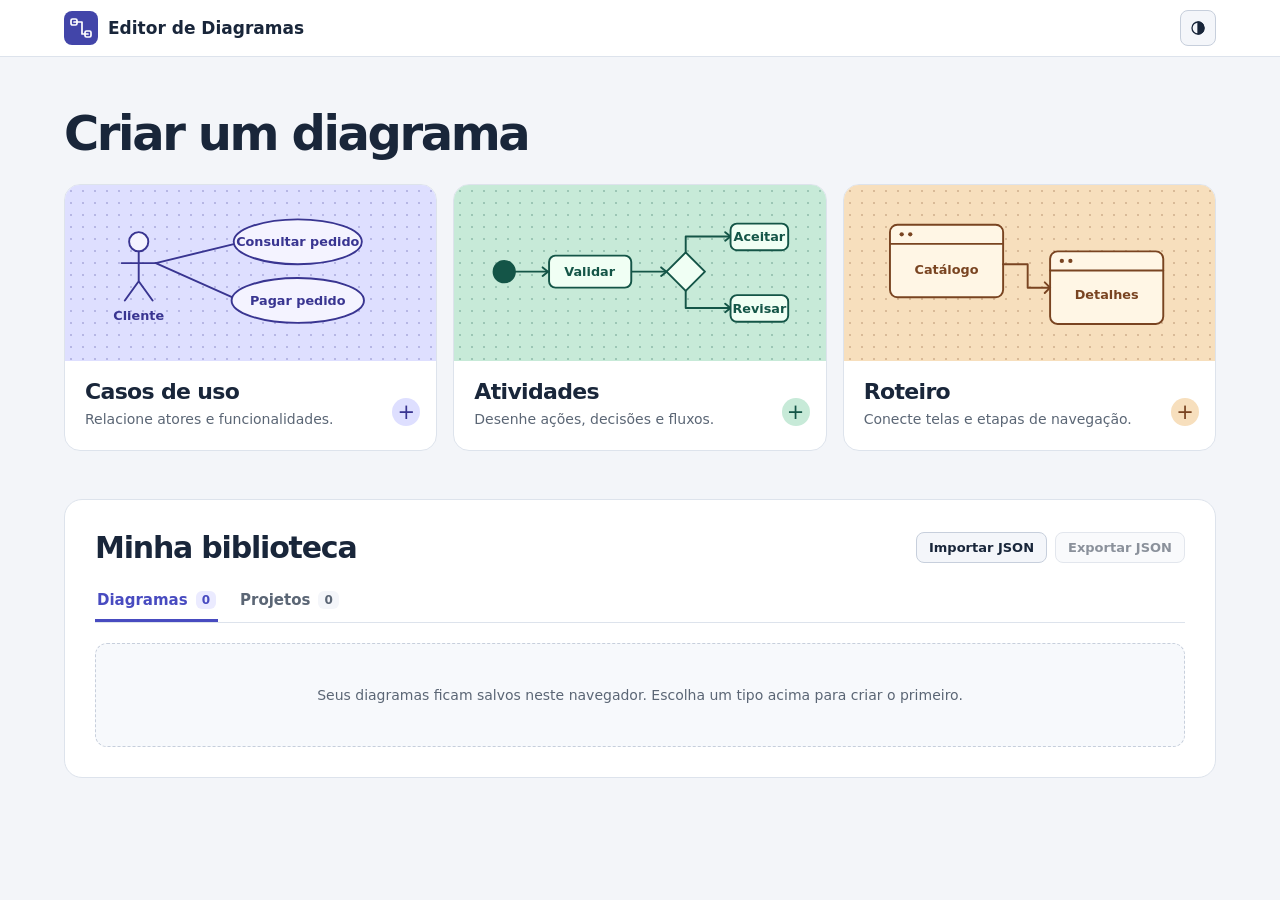
<file: index.html>
<!DOCTYPE html>
<html lang="pt-BR" data-theme="light" data-version="47">
<head>
<meta charset="UTF-8">
<meta name="viewport" content="width=device-width, initial-scale=1.0">
<title>Editor de Diagramas — Modelagem Visual</title>
<meta name="description" content="Editor de diagramas: tela inicial com seus diagramas e ferramentas para montar manualmente seus diagramas de casos de uso, atividades e roteiro.">
<link rel="stylesheet" href="style.css?v=44">
</head>
<body>

<!-- ============ Cabeçalho ============ -->
<header class="topo">
  <div class="logo"><span class="icone"><svg class="icone-ui" viewBox="0 0 24 24" aria-hidden="true" fill="none" stroke="currentColor" stroke-width="1.7" stroke-linecap="round" stroke-linejoin="round"><path d="M5 6h8v12h6"/><rect x="2" y="3" width="6" height="6" rx="1.5"/><rect x="16" y="15" width="6" height="6" rx="1.5"/></svg></span><span>Editor de Diagramas</span></div>
  <div class="editor-bar">
    <button class="btn btn-secundario" aria-label="Voltar à biblioteca" id="btnVoltar" type="button" title="Voltar à tela inicial"><svg class="icone-ui" viewBox="0 0 24 24" aria-hidden="true" fill="none" stroke="currentColor" stroke-width="1.7" stroke-linecap="round" stroke-linejoin="round"><path d="m14 6-6 6 6 6"/></svg><span>Biblioteca</span></button>
    <input class="titulo" id="tituloDiagrama" title="Renomear diagrama" type="text" maxlength="80" placeholder="Nome do diagrama" aria-label="Nome do diagrama">
    <details class="menu-diagrama" id="menuDiagrama">
      <summary class="fbtn">Arquivo</summary>
      <div class="menu-acoes">
        <button id="btnExportarSVG" type="button">Exportar SVG</button>
        <button id="btnExportarPNG" type="button">Exportar PNG</button>
        <button id="btnExportarDOCX" type="button" title="Exportar o diagrama como documento Word (.docx), com a imagem do diagrama">Exportar Word (.docx)</button>
        <button id="ferrLimpar" type="button">Limpar diagrama…</button>
      </div>
    </details>
  </div>
  <div class="topo-espaço"></div>
  <div class="topo-acoes">
    <button class="btn btn-secundario" id="btnTema" type="button" title="Alternar tema claro/escuro" aria-label="Alternar tema claro ou escuro"><svg class="icone-ui" viewBox="0 0 24 24" aria-hidden="true" fill="none" stroke="currentColor" stroke-width="1.7" stroke-linecap="round" stroke-linejoin="round"><circle cx="12" cy="12" r="8"/><path d="M12 4a8 8 0 0 1 0 16Z" fill="currentColor"/></svg></button>
  </div>
</header>

<!-- ============ Tela inicial: lista de diagramas ============ -->
<div class="tela tela-inicio ativa" id="telaInicio">
  <div class="inicio-inner">
    <section aria-labelledby="tituloCriar">
      <h1 id="tituloCriar">Criar um diagrama</h1>
      <div class="modelos">
        <button class="modelo modelo-casos" type="button" data-criar="casos">
          <span class="modelo-arte"><svg viewBox="0 0 320 130" aria-hidden="true" fill="none" stroke="currentColor" stroke-width="1.8" stroke-linejoin="round" stroke-linecap="round"><path d="M71 56 145 38M71 56 145 89"/><g class="papel"><ellipse cx="204" cy="36" rx="60" ry="21"/><ellipse cx="204" cy="91" rx="62" ry="21"/></g><circle class="papel" cx="55" cy="36" r="9"/><path d="M55 45v28m-16-17h32m-16 17L42 91m13-18 13 18"/><g class="legenda"><text x="55" y="109">Cliente</text><text x="204" y="40">Consultar pedido</text><text x="204" y="95">Pagar pedido</text></g></svg></span>
          <span class="modelo-corpo"><strong>Casos de uso</strong><span>Relacione atores e funcionalidades.</span></span>
          <span class="modelo-adicionar" aria-hidden="true">+</span>
        </button>
        <button class="modelo modelo-atividades" type="button" data-criar="atividades">
          <span class="modelo-arte"><svg viewBox="0 0 320 130" aria-hidden="true" fill="none" stroke="currentColor" stroke-width="1.8" stroke-linejoin="round" stroke-linecap="round"><path d="M43 64h31m78 0h33m18-18V31h42m-42 51v16h42"/><path d="m69 60 5 4-5 4m111-8 5 4-5 4M240 27l5 4-5 4m0 59 5 4-5 4"/><circle cx="33" cy="64" r="10" fill="currentColor"/><g class="papel"><rect x="75" y="49" width="77" height="30" rx="6"/><path d="m185 64 18-18 18 18-18 18Z"/><rect x="245" y="19" width="54" height="25" rx="6"/><rect x="245" y="86" width="54" height="25" rx="6"/></g><g class="legenda"><text x="113" y="68">Validar</text><text x="272" y="35">Aceitar</text><text x="272" y="103">Revisar</text></g></svg></span>
          <span class="modelo-corpo"><strong>Atividades</strong><span>Desenhe ações, decisões e fluxos.</span></span>
          <span class="modelo-adicionar" aria-hidden="true">+</span>
        </button>
        <button class="modelo modelo-roteiro" type="button" data-criar="roteiro">
          <span class="modelo-arte"><svg viewBox="0 0 320 130" aria-hidden="true" fill="none" stroke="currentColor" stroke-width="1.8" stroke-linejoin="round" stroke-linecap="round"><g class="papel"><rect x="29" y="20" width="106" height="68" rx="7"/><rect x="179" y="45" width="106" height="68" rx="7"/></g><path d="M29 38h106m44 25h106m-150-6h23v22h21m-5-5 5 5-5 5"/><g fill="currentColor" stroke="none"><circle cx="40" cy="29" r="2"/><circle cx="48" cy="29" r="2"/><circle cx="190" cy="54" r="2"/><circle cx="198" cy="54" r="2"/></g><g class="legenda"><text x="82" y="66">Catálogo</text><text x="232" y="90">Detalhes</text></g></svg></span>
          <span class="modelo-corpo"><strong>Roteiro</strong><span>Conecte telas e etapas de navegação.</span></span>
          <span class="modelo-adicionar" aria-hidden="true">+</span>
        </button>
      </div>
    </section>
    <section class="biblioteca" aria-labelledby="tituloBiblioteca">
      <div class="biblioteca-topo">
        <h2 id="tituloBiblioteca">Minha biblioteca</h2>
        <div class="arquivos">
          <button class="fbtn" id="btnImportarJSON" type="button">Importar JSON</button>
          <button class="fbtn" id="btnExportarJSON" type="button" title="Exportar todos os diagramas em um arquivo JSON">Exportar JSON</button>
          <input type="file" id="arquivoJSON" accept="application/json,.json" hidden>
        </div>
      </div>
      <div class="abas" role="tablist" aria-label="Coleções da biblioteca">
        <button id="abaDiagramas" type="button" role="tab" aria-selected="true" aria-controls="colecaoDiagramas">Diagramas <span id="totalDiagramas">0</span></button>
        <button id="abaProjetos" type="button" role="tab" aria-selected="false" aria-controls="colecaoProjetos" tabindex="-1">Projetos <span id="totalProjetos">0</span></button>
      </div>
      <div class="colecao" id="colecaoDiagramas" role="tabpanel" aria-labelledby="abaDiagramas" tabindex="0">
        <label class="busca" id="grupoBusca" hidden><svg class="icone-ui" viewBox="0 0 24 24" aria-hidden="true" fill="none" stroke="currentColor" stroke-width="1.7" stroke-linecap="round" stroke-linejoin="round"><circle cx="10" cy="10" r="6"/><path d="m15 15 5 5"/></svg><input id="buscaDiagramas" type="search" placeholder="Buscar diagrama pelo nome" aria-label="Buscar diagrama pelo nome"></label>
        <div class="lista-diagramas" id="listaDiagramas"></div>
        <div class="vazio" id="vazioDiagramas" role="status"></div>
      </div>
      <div class="colecao" id="colecaoProjetos" role="tabpanel" aria-labelledby="abaProjetos" tabindex="0" hidden>
        <div class="colecao-cabeca">
          <p class="descricao-projetos">Documente os requisitos e organize os diagramas do seu PDF.</p>
          <button class="btn btn-primario" id="novoProjeto" type="button">Criar projeto</button>
        </div>
        <div class="lista-diagramas" id="listaProjetos"></div>
        <p class="vazio" id="semProjetos">Seus projetos aparecerão aqui.</p>
        <p id="progressoPDF" role="status" hidden></p>
      </div>
    </section>
  </div>
</div>

<!-- ============ Tela do editor ============ -->
<div class="tela" id="telaEditor">
  <div class="layout" id="layoutEditor">
    <aside id="painelBlocos" class="paleta" aria-labelledby="paletaTitulo">
      <h2 class="paleta-titulo" id="paletaTitulo">Blocos</h2>
      <div class="paleta-lista" id="paletaLista"></div>
      <details class="paleta-acoes">
        <summary>Como usar o editor</summary>
        <p>Clique em um bloco para inseri-lo no centro ou arraste-o até a posição desejada.</p>
        <p>Use <kbd>T</kbd> para selecionar e mover. Segure Shift para selecionar vários blocos. Um duplo clique abre o texto do bloco.</p>
        <p>Ao arrastar, aproxime as bordas ou os centros dos blocos para encaixar nas guias roxas. Marcas nos intervalos indicam espaços iguais. Segure Ctrl (⌘ no Mac) para mover livremente.</p>
        <p>Com dois ou mais blocos selecionados, use <strong>Alinhar e distribuir</strong> na barra de seleção. Com três ou mais, você também pode igualar o espaço entre eles na horizontal ou na vertical.</p>
        <p>Arraste o quadrado no canto inferior direito do bloco para mudar seu tamanho. Para os pontos de início e fim, você também pode digitar o diâmetro. Ao editar o texto, Shift+Enter insere uma quebra de linha.</p>
        <p>Selecione uma seta e arraste as pontas para reconectar ou os pontos do meio para curvar.</p>
        <p>Ctrl+C copia a seleção, Ctrl+V cola e Ctrl+D duplica. Ctrl+A seleciona todos os blocos. Uma seta copiada sozinha inclui os dois blocos ligados a ela.</p>
        <p>Ctrl+Z desfaz. Ctrl+Shift+Z ou Ctrl+Y refaz. No Mac, use ⌘ no lugar de Ctrl.</p>
        <p>Use <kbd>C</kbd> para conectar. Clique primeiro na origem e depois no destino.</p>
      </details>
    </aside>
    <main class="editor-area">
      <div class="ferramentas">
        <button class="fbtn alternar-paleta" id="alternarPaleta" aria-controls="painelBlocos" aria-expanded="true" type="button"><svg class="icone-ui" viewBox="0 0 24 24" aria-hidden="true" fill="none" stroke="currentColor" stroke-width="1.7" stroke-linecap="round" stroke-linejoin="round"><rect x="3" y="4" width="18" height="16" rx="2"/><path d="M9 4v16"/></svg> Blocos</button>
        <div class="ferr-grupo" role="group" aria-label="Modo de edição">
          <button class="fbtn ativo" id="ferrSelecionar" type="button" title="Selecionar e mover (T)" aria-pressed="true"><svg class="icone-ui" viewBox="0 0 24 24" aria-hidden="true" fill="none" stroke="currentColor" stroke-width="1.7" stroke-linecap="round" stroke-linejoin="round"><path d="m5 3 14 10-7 1-4 6Z"/></svg> Selecionar</button>
          <button class="fbtn" id="ferrConectar" type="button" title="Conectar blocos (C)" aria-pressed="false"><svg class="icone-ui" viewBox="0 0 24 24" aria-hidden="true" fill="none" stroke="currentColor" stroke-width="1.7" stroke-linecap="round" stroke-linejoin="round"><circle cx="5" cy="17" r="2.5"/><circle cx="19" cy="6" r="2.5"/><path d="M7.5 17h3v-6h4V6h2"/></svg> Conectar</button>
        </div>
        <label id="opcoesConexao" hidden>Tipo de conexão
          <select id="grupoConexoes"></select>
        </label>
        <div class="historico-acoes" role="group" aria-label="Histórico">
          <button class="fbtn" type="button" id="desfazer" title="Desfazer (Ctrl+Z)" aria-label="Desfazer" disabled><svg class="icone-ui" viewBox="0 0 24 24" aria-hidden="true" fill="none" stroke="currentColor" stroke-width="1.7" stroke-linecap="round" stroke-linejoin="round"><path d="M4 11h10a6 6 0 0 1 0 12" transform="translate(0 -3)"/><path d="m9 3-5 5 5 5"/></svg></button>
          <button class="fbtn" type="button" id="refazer" title="Refazer (Ctrl+Shift+Z)" aria-label="Refazer" disabled><svg class="icone-ui" viewBox="0 0 24 24" aria-hidden="true" fill="none" stroke="currentColor" stroke-width="1.7" stroke-linecap="round" stroke-linejoin="round"><path d="M20 8H10a6 6 0 0 0 0 12"/><path d="m15 3 5 5-5 5"/></svg></button>
        </div>
        <div class="ferr-grupo zoom" role="group" aria-label="Zoom">
          <button class="fbtn" id="zoomOut" type="button" aria-label="Afastar">−</button>
          <button class="fbtn" id="zoomReset" type="button" title="Restaurar zoom de 100%" aria-label="Restaurar zoom de 100%"><span id="zoomContador">100%</span></button>
          <button class="fbtn" id="zoomIn" type="button" aria-label="Aproximar">+</button>
        </div>
      </div>
      <div class="canvas-wrap" id="canvasWrap">
        <svg tabindex="-1" id="canvas" xmlns="http://www.w3.org/2000/svg" role="application" aria-label="Área de desenho do diagrama">
          <defs>
            <pattern id="gradePadrao" width="24" height="24" patternUnits="userSpaceOnUse">
              <circle cx="2" cy="2" r="1.1" fill="var(--borda)" opacity=".55"/>
            </pattern>
            <marker id="setaMarker" viewBox="0 0 10 10" refX="9" refY="5" markerWidth="8" markerHeight="8" orient="auto-start-reverse">
              <path class="seta-marca" d="M0,1 L10,5 L0,9 Z"/>
            </marker>
            <marker id="setaMarkerSel" viewBox="0 0 10 10" refX="9" refY="5" markerWidth="8" markerHeight="8" orient="auto-start-reverse">
              <path class="seta-marca-sel" d="M0,1 L10,5 L0,9 Z"/>
            </marker>
          </defs>
          <rect id="gradePlano" x="-5000" y="-5000" width="11000" height="11000" fill="url(#gradePadrao)" pointer-events="none"/>
          <g id="camadaSetasFundo"></g>
          <g id="camadaConexoes"></g>
          <g id="camadaRotulos"></g>
          <g id="camadaNos"></g>
          <g id="alcasLinha"></g>
          <g id="guiasArraste" aria-hidden="true" pointer-events="none" stroke="#b042c5" stroke-width="1.5"></g>
        </svg>
        <div class="dica-canvas" id="dicaCanvas">Escolha um bloco na paleta para começar.</div>
      </div>
      <div class="selecao" id="acoesSelecao" role="group" aria-label="Seleção" hidden>
        <span id="infoSelecionado"></span>
        <select class="fbtn" id="organizarBlocos" aria-label="Alinhar e distribuir blocos" hidden>
          <option value="" selected disabled>Alinhar e distribuir…</option>
          <optgroup label="Alinhar pela seleção">
            <option value="x-inicio">Alinhar à esquerda</option>
            <option value="x-centro">Centralizar na mesma coluna</option>
            <option value="x-fim">Alinhar à direita</option>
            <option value="y-inicio">Alinhar pelo topo</option>
            <option value="y-centro">Centralizar na mesma linha</option>
            <option value="y-fim">Alinhar pela base</option>
          </optgroup>
          <optgroup id="distribuirBlocos" label="Distribuir espaço (3 ou mais blocos)">
            <option value="x-espaco">Igualar espaço horizontal</option>
            <option value="y-espaco">Igualar espaço vertical</option>
          </optgroup>
        </select>
        <div class="grupo-nome-ator" id="grupoNomeAtor" style="display:none">
          <label for="campoNomeAtor">Nome do ator</label>
          <input id="campoNomeAtor" type="text" maxlength="80" placeholder="Ex.: Cliente">
        </div>
        <div id="camposTamanho" role="group" aria-label="Tamanho do bloco" hidden>
          <label hidden>Diâmetro <input type="number" name="diametro" min="40" max="5000" step="1"></label>
          <label>Largura <input type="number" name="w" min="56" max="5000" step="1"></label>
          <label>Altura <input type="number" name="h" min="40" max="5000" step="1"></label>
        </div>
        <label id="grupoCondicao" hidden>Condição da saída
          <input id="campoCondicao" type="text" placeholder="Ex.: Sim ou Não" autocomplete="off">
        </label>
        <label id="tipoLinhaGrupo" hidden>Tipo da linha <select id="tipoLinha"></select></label>
        <button class="fbtn" id="endireitarLinha" type="button" hidden>Endireitar linha</button>
        <button class="fbtn" id="btnEditarTexto" type="button">Editar texto</button>
        <button class="fbtn perigo" id="ferrExcluir" type="button" title="Excluir seleção (Delete)">Excluir</button>
      </div>
    </main>
  </div>
</div>

<!-- ============ Modal: novo diagrama ============ -->
<dialog class="modal-fundo" id="modalFundo" aria-labelledby="modalTitulo">
  <div class="modal">
    <div class="modal-cabecalho">
      <h3 id="modalTitulo">Novo diagrama</h3>
      <button class="fbtn" id="modalFechar" type="button" title="Fechar">✕</button>
    </div>
    <div class="modal-corpo">
      <label for="modalNome">Nome do diagrama</label>
      <input id="modalNome" type="text" required maxlength="80" placeholder="Ex.: Cadastro de Usuário">
      <label for="modalTipo">Tipo de diagrama</label>
      <select id="modalTipo">
        <option value="casos">Diagrama de Casos de Uso</option>
        <option value="atividades">Diagrama de Atividades</option>
        <option value="roteiro">Diagrama de Roteiro</option>
      </select>
    </div>
    <div class="modal-rodape">
      <button class="btn btn-secundario" id="modalCancelar" type="button">Cancelar</button>
      <button class="btn btn-primario" id="modalConfirmar" type="button">Criar diagrama</button>
    </div>
  </div>
</dialog>

<dialog class="modal-fundo" id="dialogoProjeto" aria-labelledby="tituloProjeto">
  <form id="formProjeto" class="modal">
    <div class="modal-cabecalho"><h3 id="tituloProjeto">Criar projeto</h3></div>
    <div class="modal-corpo">
      <label for="nomeProjeto">Nome do projeto</label>
      <input id="nomeProjeto" maxlength="100" required placeholder="Ex.: Sistema de biblioteca">
      <details class="secao-requisitos" id="secaoRequisitos">
        <summary>Levantamento de requisitos</summary>
        <section aria-labelledby="tituloRF">
          <h4 id="tituloRF">Requisitos funcionais</h4>
          <p>O que o sistema deve fazer.</p>
          <ol id="listaRF"></ol>
          <button type="button" class="fbtn" data-adicionar-requisito="RF">Adicionar RF</button>
        </section>
        <section aria-labelledby="tituloRNF">
          <h4 id="tituloRNF">Requisitos não funcionais</h4>
          <p>Critérios de qualidade, como desempenho e acessibilidade.</p>
          <ol id="listaRNF"></ol>
          <button type="button" class="fbtn" data-adicionar-requisito="RNF">Adicionar RNF</button>
        </section>
      </details>
      <label for="adicionarAoProjeto">Adicionar diagrama</label>
      <div class="incluir-diagrama">
        <select id="adicionarAoProjeto"></select>
        <button id="incluirDiagrama" class="fbtn" type="button">Adicionar</button>
      </div>
      <h4>Ordem das páginas</h4>
      <ol id="paginasProjeto"></ol>
      <p id="projetoVazio">Você pode salvar o projeto vazio e adicionar os diagramas depois.</p>
    </div>
    <div class="modal-rodape">
      <button id="cancelarProjeto" type="button" class="btn btn-secundario">Cancelar</button>
      <button type="submit" class="btn btn-primario">Salvar projeto</button>
    </div>
  </form>
</dialog>
<dialog id="dialogoConfirmacao" class="modal-fundo confirmacao" aria-labelledby="tituloConfirmacao" aria-describedby="alvoConfirmacao mensagemConfirmacao">
  <form method="dialog">
    <div class="confirmacao-corpo">
      <span class="confirmacao-icone" aria-hidden="true">
        <svg viewBox="0 0 24 24" fill="none" stroke="currentColor" stroke-width="1.7" stroke-linecap="round" stroke-linejoin="round"><path d="M3 6h18M9 6V4h6v2M6 6l1 14h10l1-14M10 10v6m4-6v6"/></svg>
      </span>
      <h2 id="tituloConfirmacao"></h2>
      <p id="alvoConfirmacao" class="confirmacao-alvo"></p>
      <p id="mensagemConfirmacao"></p>
    </div>
    <div class="modal-rodape">
      <button type="submit" class="btn btn-secundario" value="cancelar" autofocus>Cancelar</button>
      <button type="submit" id="confirmarAcao" class="btn confirmar-acao" value="confirmar">Excluir</button>
    </div>
  </form>
</dialog>
<div role="status" class="toast" id="toast"></div>

<script src="relatorio-pdf.js?v=45"></script>
<script src="projetos.js?v=45"></script>
<script src="guias.js?v=47"></script>
<script src="script.js?v=47"></script>
</body>
</html>
</file>
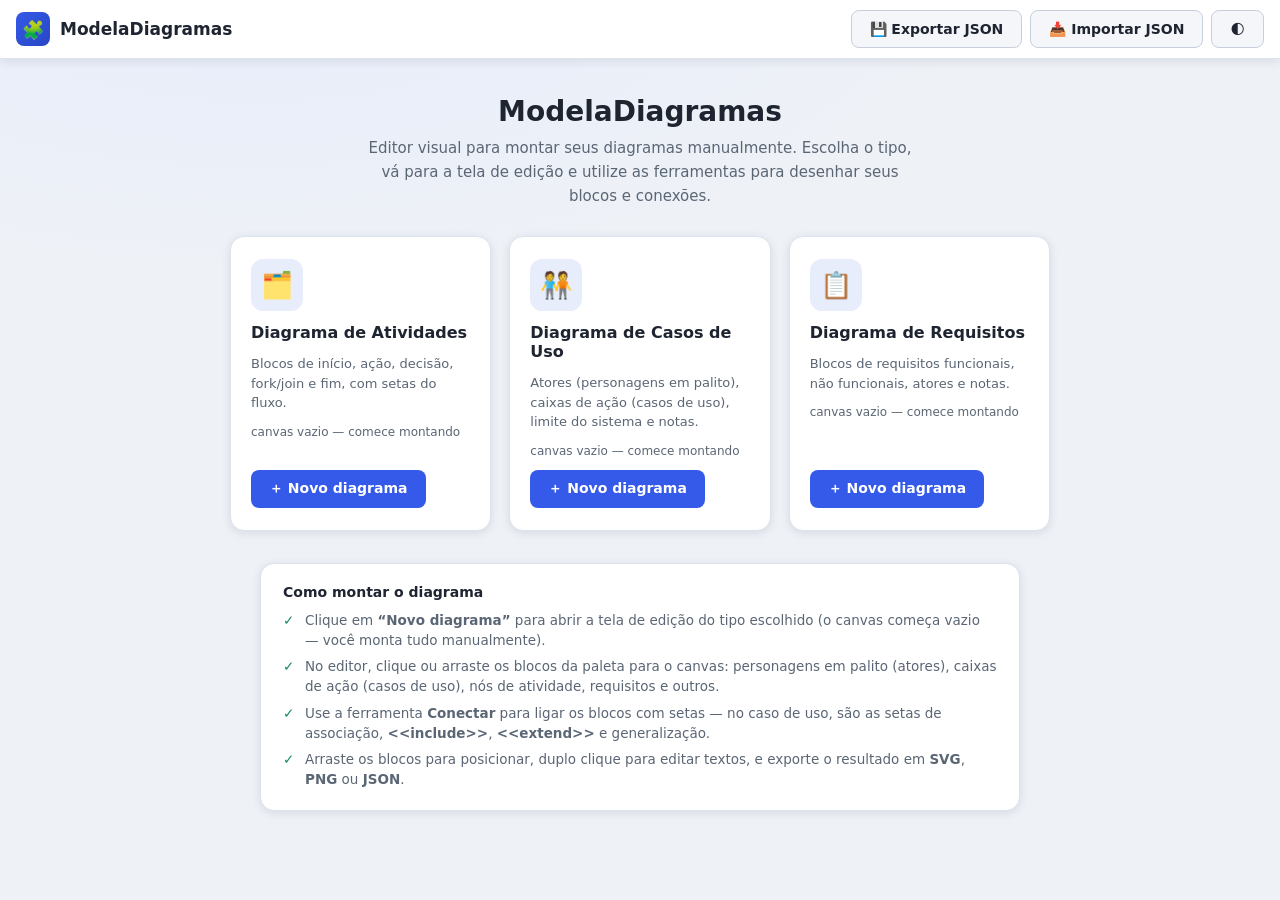
<file: modela-diagramas.html>
<!DOCTYPE html>
<html lang="pt-BR" data-theme="light">
<head>
<meta charset="UTF-8">
<meta name="viewport" content="width=device-width, initial-scale=1.0">
<title>ModelaDiagramas — Editor Visual de Diagramas</title>
<meta name="description" content="ModelaDiagramas: editor visual para montar manualmente diagramas de atividades, casos de uso e requisitos — blocos arrastáveis, setas de conexão e exportação SVG/PNG.">
<style>
:root{
  --bg:#eef1f6;
  --bg-2:#f7f9fc;
  --panel:#ffffff;
  --panel-2:#f4f6fa;
  --texto:#1e2430;
  --texto-2:#5b6675;
  --borda:#dde3ec;
  --borda-2:#c7cfdc;
  --primario:#3559e8;
  --primario-2:#2747c4;
  --primario-claro:#e8edfc;
  --sucesso:#158a5b;
  --sucesso-claro:#e2f5ec;
  --erro:#d33a3a;
  --erro-claro:#fbe7e7;
  --aviso:#a86a00;
  --aviso-claro:#fdf1dd;
  --sombra:0 2px 10px rgba(24,33,61,.10);
  --sombra-lg:0 10px 30px rgba(24,33,61,.16);
  --raio:10px;
}
html[data-theme="dark"]{
  --bg:#141821;
  --bg-2:#181d27;
  --panel:#1d232e;
  --panel-2:#232a37;
  --texto:#e9edf4;
  --texto-2:#a3adc0;
  --borda:#313a4a;
  --borda-2:#3d4859;
  --primario:#7d93ff;
  --primario-2:#687fff;
  --primario-claro:#262f52;
  --sucesso:#3ec98d;
  --sucesso-claro:#16322a;
  --erro:#ff8080;
  --erro-claro:#3a1f22;
  --aviso:#f0b544;
  --aviso-claro:#382c12;
  --sombra:0 2px 10px rgba(0,0,0,.35);
  --sombra-lg:0 10px 30px rgba(0,0,0,.5);
}
*{margin:0;padding:0;box-sizing:border-box}
html,body{height:100%}
body{
  font-family:"Segoe UI",system-ui,-apple-system,Roboto,Helvetica,Arial,sans-serif;
  background:var(--bg);color:var(--texto);
  display:flex;flex-direction:column;overflow:hidden;
}
/* ---------- Cabeçalho ---------- */
.topo{
  display:flex;align-items:center;gap:12px;flex-wrap:wrap;
  padding:10px 16px;background:var(--panel);border-bottom:1px solid var(--borda);
  box-shadow:var(--sombra);z-index:30;
}
.logo{
  display:flex;align-items:center;gap:10px;font-weight:700;font-size:17px;white-space:nowrap;
}
.logo .icone{
  width:34px;height:34px;border-radius:8px;display:grid;place-items:center;
  background:linear-gradient(135deg,var(--primario),var(--primario-2));color:#fff;font-size:18px;
}
.topo-espaço{flex:1}
.topo-acoes{display:flex;gap:8px;flex-wrap:wrap}
/* ---------- Telas (tela inicial / editor) ---------- */
.tela{display:none;flex:1;min-height:0;flex-direction:column}
.tela.ativa{display:flex}
/* ---------- Tela inicial ---------- */
.tela-inicial{
  overflow-y:auto;align-items:center;
  background:
    radial-gradient(1200px 500px at 20% -10%,var(--primario-claro),transparent 60%),
    var(--bg);
}
.tela-inicial-inner{
  width:min(860px,100%);padding:36px 20px 48px;text-align:center;
}
.tela-inicial h1{
  font-size:28px;margin-bottom:8px;
}
.tela-inicial p.sub{
  color:var(--texto-2);font-size:15px;max-width:560px;margin:0 auto 28px;line-height:1.6;
}
.cards-novo{
  display:grid;grid-template-columns:repeat(auto-fit,minmax(240px,1fr));gap:18px;
}
.card-diag{
  background:var(--panel);border:1px solid var(--borda);border-radius:14px;
  padding:22px 20px;text-align:left;box-shadow:var(--sombra);
  transition:all .18s ease;display:flex;flex-direction:column;gap:12px;
}
.card-diag:hover{transform:translateY(-3px);box-shadow:var(--sombra-lg);border-color:var(--primario)}
.card-diag .icone-diag{
  width:52px;height:52px;border-radius:12px;display:grid;place-items:center;font-size:26px;
  background:var(--primario-claro);color:var(--primario);
}
.card-diag h3{font-size:16px}
.card-diag p.desc{font-size:13px;color:var(--texto-2);line-height:1.5}
.card-diag .meta{font-size:12px;color:var(--texto-2)}
.card-diag .acoes{display:flex;gap:8px;margin-top:auto}
.instruções{
  margin-top:32px;background:var(--panel);border:1px solid var(--borda);border-radius:14px;
  padding:20px 22px;text-align:left;box-shadow:var(--sombra);max-width:760px;margin-left:auto;margin-right:auto;
}
.instruções h4{font-size:14px;margin-bottom:10px}
.instruções ul{list-style:none;display:grid;gap:6px}
.instruções li{font-size:13.5px;color:var(--texto-2);line-height:1.5;padding-left:22px;position:relative}
.instruções li::before{content:"✓";position:absolute;left:0;color:var(--sucesso);font-weight:700}
/* ---------- Modos no editor ---------- */
.modos{
  display:flex;gap:6px;padding:8px 16px;background:var(--panel-2);
  border-bottom:1px solid var(--borda);z-index:20;overflow-x:auto;
}
.modo-btn{
  border:1px solid transparent;background:transparent;cursor:pointer;
  padding:8px 16px;border-radius:8px;font-size:14px;font-weight:600;color:var(--texto-2);
  display:flex;align-items:center;gap:8px;white-space:nowrap;transition:all .15s ease;
}
.modo-btn .num{
  width:20px;height:20px;border-radius:6px;display:grid;place-items:center;
  background:var(--borda);color:var(--texto-2);font-size:12px;
}
.modo-btn:hover{background:var(--panel);color:var(--texto)}
.modo-btn.ativo{
  background:var(--primario-claro);color:var(--primario);border-color:var(--primario);
}
.modo-btn.ativo .num{background:var(--primario);color:#fff}
/* ---------- Layout ---------- */
.layout{
  display:grid;grid-template-columns:236px 1fr;
  flex:1;min-height:0;
}
/* ---------- Paleta ---------- */
.paleta{
  background:var(--panel);border-right:1px solid var(--borda);
  display:flex;flex-direction:column;min-height:0;
}
.paleta-titulo{
  padding:14px 14px 6px;font-size:13px;font-weight:700;color:var(--texto-2);
  text-transform:uppercase;letter-spacing:.06em;
}
.paleta-dica{padding:0 14px 10px;font-size:12px;color:var(--texto-2);line-height:1.4}
.paleta-lista{
  flex:1;overflow-y:auto;padding:4px 12px 16px;
  display:grid;grid-template-columns:1fr 1fr;gap:8px;align-content:start;
}
.item-bloco{
  border:1px solid var(--borda);border-radius:var(--raio);background:var(--panel-2);
  padding:10px 8px 8px;cursor:grab;text-align:center;user-select:none;
  transition:all .15s ease;display:flex;flex-direction:column;align-items:center;gap:6px;
}
.item-bloco:hover{border-color:var(--primario);box-shadow:var(--sombra);transform:translateY(-1px)}
.item-bloco:active{cursor:grabbing}
.item-bloco .mini{width:44px;height:36px;display:grid;place-items:center}
.item-bloco .label{font-size:11.5px;font-weight:600;color:var(--texto);line-height:1.2}
.paleta-acoes{padding:10px 12px;border-top:1px solid var(--borda);display:grid;gap:6px}
.paleta-dica2{font-size:11.5px;color:var(--texto-2);line-height:1.45;padding:0 14px 10px;grid-column:1/-1}
/* ---------- Canvas ---------- */
.editor{display:flex;flex-direction:column;min-height:0;min-width:0}
.ferramentas{
  display:flex;align-items:center;gap:8px;flex-wrap:wrap;
  padding:8px 12px;background:var(--panel);border-bottom:1px solid var(--borda);
}
.ferr-grupo{display:flex;align-items:center;gap:6px;flex-wrap:wrap}
.ferr-divider{width:1px;height:26px;background:var(--borda);margin:0 2px}
.fbtn{
  border:1px solid var(--borda-2);background:var(--panel-2);color:var(--texto);
  border-radius:8px;padding:7px 12px;font-size:13px;font-weight:600;cursor:pointer;
  display:flex;align-items:center;gap:6px;transition:all .15s ease;white-space:nowrap;
}
.fbtn:hover{border-color:var(--primario);color:var(--primario)}
.fbtn.ativo{background:var(--primario);border-color:var(--primario);color:#fff}
.fbtn.perigo:hover{border-color:var(--erro);color:var(--erro)}
select.fbtn,input.fbtn{cursor:pointer;font-family:inherit}
.zoom-contador{font-size:12px;color:var(--texto-2);min-width:46px;text-align:center}
.canvas-wrap{
  position:relative;flex:1;min-height:0;overflow:hidden;
  background:var(--bg);
}
#canvas{width:100%;height:100%;display:block;cursor:default;touch-action:none}
#canvas.ferramenta-conectar{cursor:crosshair}
#canvas.arrastando-bg{cursor:grabbing}
.dica-canvas{
  position:absolute;top:10px;left:50%;transform:translateX(-50%);
  background:var(--panel);border:1px solid var(--borda);color:var(--texto-2);
  padding:6px 14px;border-radius:20px;font-size:12.5px;box-shadow:var(--sombra);
  pointer-events:none;
}
.dica-canvas.escondida{display:none}
.elemento-selecionado-info{
  position:absolute;bottom:10px;left:12px;
  background:var(--panel);border:1px solid var(--borda);color:var(--texto-2);
  padding:6px 12px;border-radius:8px;font-size:12.5px;box-shadow:var(--sombra);pointer-events:none;
}
/* ---------- Modal ---------- */
.modal-fundo{
  position:fixed;inset:0;background:rgba(15,20,35,.55);
  display:none;align-items:center;justify-content:center;z-index:100;padding:20px;
  backdrop-filter:blur(2px);
}
.modal-fundo.aberto{display:flex}
.modal{
  background:var(--panel);border-radius:14px;box-shadow:var(--sombra-lg);
  width:min(520px,100%);max-height:85vh;overflow-y:auto;animation:pop .2s ease;
}
@keyframes pop{from{transform:scale(.96);opacity:0}to{transform:scale(1);opacity:1}}
.modal-cabecalho{
  padding:16px 20px;border-bottom:1px solid var(--borda);
  display:flex;justify-content:space-between;align-items:center;
}
.modal-cabecalho h3{font-size:16px}
.modal-corpo{padding:20px}
.modal-corpo label{display:block;font-size:13px;font-weight:600;color:var(--texto-2);margin-bottom:6px;margin-top:12px}
.modal-corpo label:first-child{margin-top:0}
.modal-corpo input,.modal-corpo textarea,.modal-corpo select{
  width:100%;border:1px solid var(--borda-2);border-radius:8px;padding:9px 10px;
  font-size:14px;font-family:inherit;background:var(--panel-2);color:var(--texto);
}
.modal-corpo input:focus,.modal-corpo textarea:focus,.modal-corpo select:focus{outline:2px solid var(--primario);outline-offset:1px}
.modal-rodape{
  padding:14px 20px;border-top:1px solid var(--borda);display:flex;gap:10px;justify-content:flex-end;
}
.btn{
  border:none;border-radius:8px;padding:10px 18px;font-size:14px;font-weight:600;cursor:pointer;
  transition:all .15s ease;font-family:inherit;
}
.btn-primario{background:var(--primario);color:#fff}
.btn-primario:hover{background:var(--primario-2)}
.btn-secundario{background:var(--panel-2);color:var(--texto);border:1px solid var(--borda-2)}
.btn-secundario:hover{border-color:var(--primario);color:var(--primario)}
.btn-perigo{background:var(--erro-claro);color:var(--erro);border:1px solid var(--erro)}
.btn-perigo:hover{background:var(--erro);color:#fff}
/* ---------- Toast ---------- */
.toast{
  position:fixed;bottom:24px;left:50%;transform:translateX(-50%) translateY(20px);
  background:var(--panel);border:1px solid var(--borda);border-left:4px solid var(--primario);
  color:var(--texto);padding:12px 20px;border-radius:10px;box-shadow:var(--sombra-lg);
  font-size:14px;opacity:0;pointer-events:none;transition:all .25s ease;z-index:200;
}
.toast.show{opacity:1;transform:translateX(-50%) translateY(0)}
.toast.sucesso{border-left-color:var(--sucesso)}
.toast.erro{border-left-color:var(--erro)}
/* ---------- Responsivo ---------- */
@media (max-width:860px){
  .layout{grid-template-columns:1fr;grid-template-rows:auto 1fr}
  .paleta{
    border-right:none;border-bottom:1px solid var(--borda);
    max-height:160px;flex-direction:column;
  }
  .paleta-lista{grid-template-columns:repeat(auto-fill,minmax(96px,1fr))}
  .topo{padding:8px 10px;gap:8px}
  .logo span:not(.icone){font-size:15px}
  .tela-inicial h1{font-size:22px}
}
</style>
</head>
<body>

<!-- ============ Cabeçalho ============ -->
<header class="topo">
  <div class="logo"><span class="icone">🧩</span><span>ModelaDiagramas</span></div>
  <div class="topo-espaço"></div>
  <div class="topo-acoes" id="acoesTopo">
    <button class="btn btn-secundario" id="btnExportarJSON" type="button" title="Exportar todos os diagramas em JSON">💾 Exportar JSON</button>
    <button class="btn btn-secundario" id="btnImportarJSON" type="button" title="Importar diagramas de um JSON">📥 Importar JSON</button>
    <input type="file" id="arquivoJSON" accept="application/json,.json" hidden>
    <button class="btn btn-secundario" id="btnTema" type="button" title="Alternar tema claro/escuro">🌓</button>
  </div>
</header>

<!-- ============ Tela inicial: criar / abrir diagramas ============ -->
<div class="tela tela-inicial ativa" id="telaInicial">
  <div class="tela-inicial-inner">
    <h1>ModelaDiagramas</h1>
    <p class="sub">Editor visual para montar seus diagramas manualmente. Escolha o tipo, vá para a tela de edição e utilize as ferramentas para desenhar seus blocos e conexões.</p>

    <div class="cards-novo" id="cardsNovo"></div>

    <div class="instruções">
      <h4>Como montar o diagrama</h4>
      <ul>
        <li>Clique em <b>“Novo diagrama”</b> para abrir a tela de edição do tipo escolhido (o canvas começa vazio — você monta tudo manualmente).</li>
        <li>No editor, clique ou arraste os blocos da paleta para o canvas: personagens em palito (atores), caixas de ação (casos de uso), nós de atividade, requisitos e outros.</li>
        <li>Use a ferramenta <b>Conectar</b> para ligar os blocos com setas — no caso de uso, são as setas de associação, <b>&lt;&lt;include&gt;&gt;</b>, <b>&lt;&lt;extend&gt;&gt;</b> e generalização.</li>
        <li>Arraste os blocos para posicionar, duplo clique para editar textos, e exporte o resultado em <b>SVG</b>, <b>PNG</b> ou <b>JSON</b>.</li>
      </ul>
    </div>
  </div>
</div>

<!-- ============ Tela do editor ============ -->
<div class="tela" id="telaEditor">
  <nav class="modos" aria-label="Tipos de diagrama">
    <button class="modo-btn" type="button" data-modo="atividades"><span class="num">1</span> Diagrama de Atividades</button>
    <button class="modo-btn" type="button" data-modo="casos"><span class="num">2</span> Diagrama de Casos de Uso</button>
    <button class="modo-btn" type="button" data-modo="requisitos"><span class="num">3</span> Diagrama de Requisitos</button>
  </nav>

  <div class="layout">
    <aside class="paleta">
      <div class="paleta-titulo" id="paletaTitulo">Blocos disponíveis</div>
      <p class="paleta-dica">Clique em um bloco para adicionar no centro, ou arraste para o canvas.</p>
      <div class="paleta-lista" id="paletaLista"></div>
      <div class="paleta-acoes">
        <p class="paleta-dica2">
          <b>Dica:</b> ferramenta <b>Selecionar</b>: clique num bloco, arraste para mover, Excluir para remover.
          <b>Conectar</b>: clique no bloco de origem e depois no destino para criar a seta. Duplo clique em bloco ou seta edita o texto.
        </p>
      </div>
    </aside>

    <main class="editor">
      <div class="ferramentas">
        <div class="ferr-grupo">
          <button class="fbtn" id="btnVoltar" type="button" title="Voltar à tela inicial">← Voltar</button>
          <input class="fbtn" id="tituloProjeto" type="text" maxlength="80"
                 placeholder="Nome do diagrama..." aria-label="Título do diagrama"
                 style="flex:1;min-width:180px;padding:7px 10px;background:var(--panel-2)">
        </div>
        <div class="ferr-divider"></div>
        <div class="ferr-grupo">
          <button class="fbtn ativo" id="ferrSelecionar" type="button" title="Selecionar / mover (T)">🖱️ Selecionar</button>
          <button class="fbtn" id="ferrConectar" type="button" title="Criar seta entre dois blocos (C)">➡️ Conectar</button>
        </div>
        <div class="ferr-divider"></div>
        <div class="ferr-grupo">
          <span style="font-size:12.5px;color:var(--texto-2)">Conexão:</span>
          <div class="ferr-grupo" id="grupoConexoes" style="gap:4px"></div>
        </div>
        <div class="ferr-divider"></div>
        <div class="ferr-grupo">
          <button class="fbtn" id="ferrExcluir" type="button" title="Excluir selecionados (Delete)">🗑️ Excluir</button>
          <button class="fbtn" id="ferrLimpar" type="button" title="Limpar todo o canvas">🧹 Limpar</button>
          <div class="ferr-divider"></div>
          <button class="fbtn" id="zoomIn" type="button" title="Aproximar">+</button>
          <span class="zoom-contador" id="zoomContador">100%</span>
          <button class="fbtn" id="zoomOut" type="button" title="Afastar">−</button>
          <button class="fbtn" id="zoomReset" type="button" title="Repor zoom">⊡</button>
        </div>
        <div class="ferr-grupo" style="margin-left:auto">
          <button class="fbtn" id="btnExportarSVG" type="button">🖼️ Exportar SVG</button>
          <button class="fbtn" id="btnExportarPNG" type="button">🖼️ Exportar PNG</button>
          <button class="fbtn" id="btnExemplo" type="button" title="Carregar um diagrama de exemplo (opcional, para referência)">✨ Exemplo</button>
        </div>
      </div>

      <div class="canvas-wrap" id="canvasWrap">
        <svg id="canvas" xmlns="http://www.w3.org/2000/svg" role="application" aria-label="Área de desenho do diagrama">
          <defs>
            <pattern id="gradePadrao" width="24" height="24" patternUnits="userSpaceOnUse">
              <circle cx="2" cy="2" r="1.1" fill="var(--borda)" opacity=".55"/>
            </pattern>
            <marker id="setaMarker" viewBox="0 0 10 10" refX="9" refY="5" markerWidth="8" markerHeight="8" orient="auto-start-reverse">
              <path d="M0,1 L10,5 L0,9 Z" fill="var(--texto-2)"/>
            </marker>
            <marker id="setaMarkerSel" viewBox="0 0 10 10" refX="9" refY="5" markerWidth="8" markerHeight="8" orient="auto-start-reverse">
              <path d="M0,1 L10,5 L0,9 Z" fill="var(--primario)"/>
            </marker>
          </defs>
          <rect id="gradePlano" x="-5000" y="-5000" width="11000" height="11000" fill="url(#gradePadrao)" pointer-events="none"/>
          <g id="camadaConexoes"></g>
          <g id="camadaNos"></g>
        </svg>
        <div class="dica-canvas" id="dicaCanvas">Clique nos blocos da paleta para começar — ou arraste um para o canvas</div>
        <div class="elemento-selecionado-info" id="infoSelecionado" hidden></div>
      </div>
    </main>
  </div>
</div>

<!-- ============ Modal de confirmação / novo diagrama ============ -->
<div class="modal-fundo" id="modalFundo">
  <div class="modal">
    <div class="modal-cabecalho">
      <h3 id="modalTitulo">Confirmar</h3>
      <button class="fbtn" id="modalFechar" type="button" title="Fechar">✕</button>
    </div>
    <div class="modal-corpo">
      <p id="modalTexto" style="font-size:14px;line-height:1.6"></p>
      <label>Nome do novo diagrama</label>
      <input id="modalNome" type="text" maxlength="80" placeholder="Ex.: Diagrama de Casos de Uso — Cadastro">
    </div>
    <div class="modal-rodape">
      <button class="btn btn-secundario" id="modalCancelar" type="button">Cancelar</button>
      <button class="btn btn-perigo" id="modalConfirmar" type="button">Confirmar</button>
    </div>
  </div>
</div>

<div class="toast" id="toast"></div>

<script>
"use strict";
/* =========================================================================
   ModelaDiagramas — editor visual de diagramas (montagem manual)
   Tela inicial com "Novo diagrama" → tela de editor com paleta de blocos
   e ferramentas de conexão. Suporta atividades, casos de uso e requisitos.
   ========================================================================= */

const CHAVE_SAVE="modela-diagramas-v1";
const CHAVE_TEMA="modela-diagramas-tema";

/* ---------- Estado central ---------- */
const estado={
  // três diagramas independentes, montados manualmente pelo usuário
  diagramas:{
    atividades:{titulo:"Diagrama de Atividades",no:[],seta:[]},
    casos:{titulo:"Diagrama de Casos de Uso",no:[],seta:[]},
    requisitos:{titulo:"Diagrama de Requisitos",no:[],seta:[]}
  },
  modoAtual:"casos",             // modo do editor aberto
  ferramenta:"selecionar",       // "selecionar" | "conectar"
  tipoConexao:"associacao",      // associacao | include | extend | geralizacao
  selecionados:new Set(),
  setaSelecionada:null,
  origemConexao:null,
  _idSeq:1
};

/* ---------- Configuração dos tipos de diagrama ---------- */
const TIPOS_DIAG={
  atividades:{
    nome:"Diagrama de Atividades",
    icone:"🗂️",
    desc:"Blocos de início, ação, decisão, fork/join e fim, com setas do fluxo.",
    conexoes:["associacao"]
  },
  casos:{
    nome:"Diagrama de Casos de Uso",
    icone:"🧑‍🤝‍🧑",
    desc:"Atores (personagens em palito), caixas de ação (casos de uso), limite do sistema e notas.",
    conexoes:["associacao","include","extend","geralizacao"]
  },
  requisitos:{
    nome:"Diagrama de Requisitos",
    icone:"📋",
    desc:"Blocos de requisitos funcionais, não funcionais, atores e notas.",
    conexoes:["associacao"]
  }
};

/* ---------- Palette por modo ---------- */
const PALETTE={
  atividades:[
    {id:"inicio",   label:"Início",        forma:"oval"},
    {id:"acao",     label:"Ação",          forma:"retângulo"},
    {id:"decisao",  label:"Decisão",       forma:"losango"},
    {id:"barra",    label:"Fork / Join",   forma:"barra"},
    {id:"alvo",     label:"Fim",           forma:"alvo"}
  ],
  casos:[
    {id:"ator",     label:"Ator (personagem em palito)", forma:"ator"},
    {id:"uc",       label:"Caixa de ação (caso de uso)", forma:"elipse"},
    {id:"sistema",  label:"Limite do Sistema", forma:"limite"},
    {id:"nota",     label:"Nota",          forma:"nota"}
  ],
  requisitos:[
    {id:"rf",       label:"Requisito Funcional", forma:"retângulo"},
    {id:"rnf",      label:"Requisito Não Funcional", forma:"retângulo-vaz"},
    {id:"ator",     label:"Ator / Parte Interessada", forma:"ator"},
    {id:"nota",     label:"Nota",          forma:"nota"}
  ]
};

/* rótulos das conexões por modo */
const RÓTULO_CONEXAO={
  associacao:"Associação (seta)",
  include:"<<include>>",
  extend:"<<extend>>",
  geralizacao:"Generalização (linha vazada)"
};

/* ---------- Definições de forma (SVG) ---------- */
function formaSVG(tipo,h,w){
  const k="var(--panel)", b="var(--borda-2)", p="var(--primario)",
        p2="var(--primario-2)", t="var(--texto)", t2="var(--texto-2)";
  switch(tipo){
    case "oval": // início
      return `<circle class="forma-pre" cx="${w/2}" cy="${h/2}" r="${Math.min(w,h)/2-2}" fill="${p}"/>
              <text class="no-texto" x="${w/2}" y="${h/2+5}" text-anchor="middle" font-size="12" font-weight="700" fill="#fff">Início</text>`;
    case "alvo": // fim — alvo em camadas
      return `<circle class="forma-pre" cx="${w/2}" cy="${h/2}" r="${Math.max(w,h)/2-3}" fill="${p}"/>
              <circle class="forma-pre" cx="${w/2}" cy="${h/2}" r="${Math.max(w,h)/2-11}" fill="${k}" stroke="${p}" stroke-width="3"/>
              <text class="no-texto" x="${w/2}" y="${h+18}" text-anchor="middle" font-size="12" font-weight="700">Fim</text>`;
    case "barra": // fork/join
      return `<rect class="forma-pre" x="2" y="4" width="${w-4}" height="${Math.min(18,h-8)}" rx="4" fill="${p}" stroke="${p2}" stroke-width="2"/>
              <text class="no-texto" x="${w/2}" y="${h+18}" text-anchor="middle" font-size="11.5" font-weight="700" fill="${t2}">fork / join</text>`;
    case "decisao":
      return `<path class="forma-pre" d="M ${w/2},3 L ${w-3},${h/2} L ${w/2},${h-3} L 3,${h/2} Z"
                    fill="${k}" stroke="${p2}" stroke-width="2.2"/>`;
    case "retângulo":
      return `<rect class="forma-pre" x="2" y="2" width="${w-4}" height="${h-4}" rx="8" fill="${k}" stroke="${p2}" stroke-width="2"/>`;
    case "retângulo-vaz":
      return `<rect class="forma-pre" x="2" y="2" width="${w-4}" height="${h-4}" rx="8"
                    fill="${k}" stroke="${p2}" stroke-width="2" stroke-dasharray="7 5"/>`;
    case "elipse":
      return `<ellipse class="forma-pre" cx="${w/2}" cy="${h/2}" rx="${w/2-4}" ry="${h/2-4}"
                    fill="${k}" stroke="${p2}" stroke-width="2"/>`;
    case "ator": // figura de ator (personagem em palito)
      const cx=w/2;
      return `<circle class="forma-pre" cx="${cx}" cy="20" r="12" fill="none" stroke="${t2}" stroke-width="2.4"/>
              <line class="forma-pre" x1="${cx}" y1="32" x2="${cx}" y2="${h-30}" stroke="${t2}" stroke-width="2.4"/>
              <line class="forma-pre" x1="${cx-16}" y1="${h/2+6}" x2="${cx+16}" y2="${h/2+6}" stroke="${t2}" stroke-width="2.4"/>
              <line class="forma-pre" x1="${cx}" y1="${h/2+8}" x2="${cx-13}" y2="${h-12}" stroke="${t2}" stroke-width="2.4"/>
              <line class="forma-pre" x1="${cx}" y1="${h/2+8}" x2="${cx+13}" y2="${h-12}" stroke="${t2}" stroke-width="2.4"/>`;
    case "limite":
      return `<rect class="forma-pre" x="2" y="2" width="${w-4}" height="${h-4}" rx="4"
                    fill="${k}" stroke="${t2}" stroke-width="2" stroke-dasharray="8 6" opacity=".85"/>`;
    case "nota": // nota dobradinha
      return `<path class="forma-pre" d="M2,4 h${w-18} l14,8 v${h-16} h-${w-4} v-${h-8} z"
                    fill="${k}" stroke="${t2}" stroke-width="1.8" stroke-linejoin="round"/>`;
    default:
      return `<rect class="forma-pre" x="2" y="2" width="${w-4}" height="${h-4}" rx="8" fill="${k}" stroke="${b}" stroke-width="2"/>`;
  }
}

/* dimensões padrão de cada bloco */
function dimsPadrao(tipo){
  switch(tipo){
    case "inicio":   return {w:110,h:66};
    case "alvo":     return {w:88,h:88};
    case "barra":    return {w:140,h:34};
    case "decisao":  return {w:170,h:110};
    case "acao":     return {w:180,h:60};
    case "elipse":   return {w:170,h:80};
    case "ator":     return {w:96,h:130};
    case "limite":   return {w:620,h:380};
    case "nota":     return {w:140,h:96};
    default:         return {w:180,h:60};
  }
}

/* ---------- Utilitários ---------- */
function novoId(){ return "N"+(estado._idSeq++).toString(36)+Math.random().toString(36).slice(2,6); }
function esc(s){
  return String(s).replace(/&/g,"&amp;").replace(/</g,"&lt;").replace(/>/g,"&gt;")
    .replace(/"/g,"&quot;").replace(/\n/g,"<tspan x='0' dy='15'>");
}
function toast(msg, tipo){
  const el=document.getElementById("toast");
  el.textContent=msg;
  el.className="toast show "+(tipo||"");
  clearTimeout(toast._t);
  toast._t=setTimeout(()=>el.className="toast "+(tipo||""),2600);
}
function diagramaAtual(){ return estado.diagramas[estado.modoAtual]; }

/* modal: confirma com opção de nomear */
function confirmarComNome(titulo,texto,nomePadrao){
  return new Promise(res=>{
    const fundo=document.getElementById("modalFundo");
    document.getElementById("modalTitulo").textContent=titulo;
    document.getElementById("modalTexto").textContent=texto;
    const nome=document.getElementById("modalNome");
    nome.value=nomePadrao||"";
    fundo.classList.add("aberto");
    const concluir=v=>{
      fundo.classList.remove("aberto");
      btnConfirmar.removeEventListener("click",ok);
      btnCancelar.removeEventListener("click",no);
      document.getElementById("modalFechar").removeEventListener("click",no);
      nome.removeEventListener("keydown",tecla);
      res(v?{ok:true,nome:nome.value.trim()}:{ok:false});
    };
    const ok=()=>concluir(true), no=()=>concluir(false);
    const tecla=e=>{ if(e.key==="Enter"){ e.preventDefault(); ok(); } };
    const btnConfirmar=document.getElementById("modalConfirmar");
    const btnCancelar=document.getElementById("modalCancelar");
    btnConfirmar.addEventListener("click",ok);
    btnCancelar.addEventListener("click",no);
    document.getElementById("modalFechar").addEventListener("click",no);
    nome.addEventListener("keydown",tecla);
    setTimeout(()=>nome.focus(),60);
  });
}

/* ---------- Persistência ---------- */
function salvarLocal(){
  try{ localStorage.setItem(CHAVE_SAVE,JSON.stringify(estado.diagramas)); }
  catch(e){ /* fallback silencioso — memória mantém o estado */ }
}
function carregarLocal(){
  try{
    const dados=localStorage.getItem(CHAVE_SAVE);
    if(dados){
      const obj=JSON.parse(dados);
      if(obj&&obj.atividades&&obj.casos&&obj.requisitos){
        estado.diagramas=obj;
      }
    }
  }catch(e){ /* dados corrompidos — ignorar */ }
}
function temaAplicar(tema){
  document.documentElement.setAttribute("data-theme",tema);
  try{ localStorage.setItem(CHAVE_TEMA,tema); }catch(e){}
  render();
}
function temaInicial(){
  try{
    const t=localStorage.getItem(CHAVE_TEMA);
    if(t) return t;
  }catch(e){}
  return window.matchMedia&&window.matchMedia("(prefers-color-scheme: dark)").matches?"dark":"light";
}

/* =========================================================================
   Telas (inicial / editor)
   ========================================================================= */
function mostrarTela(nome){
  document.getElementById("telaInicial").classList.toggle("ativa",nome==="inicial");
  document.getElementById("telaEditor").classList.toggle("ativa",nome==="editor");
  if(nome==="inicial") renderCards();
  if(nome==="editor"){ renderPaleta(); renderConexoes(); render(); aplicarZoomVisual(); }
}
function abrirEditor(modo){
  estado.modoAtual=modo;
  estado.selecionados.clear(); estado.setaSelecionada=null; estado.origemConexao=null;
  estado.tipoConexao=TIPOS_DIAG[modo].conexoes[0];
  document.querySelectorAll(".modo-btn").forEach(b=>b.classList.toggle("ativo",b.getAttribute("data-modo")===modo));
  mostrarTela("editor");
}

/* ---------- Cards da tela inicial ---------- */
function renderCards(){
  const cont=document.getElementById("cardsNovo");
  cont.innerHTML="";
  for(const modo of Object.keys(TIPOS_DIAG)){
    const cfg=TIPOS_DIAG[modo];
    const d=estado.diagramas[modo];
    const card=document.createElement("div");
    card.className="card-diag";
    const temConteudo=d.no.length>0||d.seta.length>0;
    card.innerHTML=`
      <div class="icone-diag">${cfg.icone}</div>
      <h3>${cfg.nome}</h3>
      <p class="desc">${cfg.desc}</p>
      <p class="meta">${temConteudo?`${d.no.length} bloco(s) · ${d.seta.length} conexão(ões)`:"canvas vazio — comece montando"}</p>
      <div class="acoes">
        <button class="btn btn-primario" type="button" data-acao="novo" data-modo="${modo}">＋ Novo diagrama</button>
        ${temConteudo?`<button class="btn btn-secundario" type="button" data-acao="abrir" data-modo="${modo}">Abrir</button>`:""}
      </div>`;
    cont.appendChild(card);
  }
  cont.querySelectorAll("button[data-modo]").forEach(btn=>{
    btn.addEventListener("click",()=>{
      const modo=btn.getAttribute("data-modo");
      const acao=btn.getAttribute("data-acao");
      if(acao==="abrir"){
        abrirEditor(modo);
      }else{
        novoDiagrama(modo);
      }
    });
  });
}

/* fluxo "Novo diagrama": limpa (com confirmação) e abre o editor */
function novoDiagrama(modo){
  const d=estado.diagramas[modo];
  const cfg=TIPOS_DIAG[modo];
  const limpar=()=>{
    d.no=[]; d.seta=[];
    estado.selecionados.clear(); estado.setaSelecionada=null; estado.origemConexao=null;
    salvarLocal();
    abrirEditor(modo);
    toast("Novo "+cfg.nome+" aberto — comece montando","sucesso");
  };
  if(d.no.length>0||d.seta.length>0){
    confirmarComNome("Novo diagrama",`O canvas atual de "${cfg.nome}" tem ${d.no.length} bloco(s) e ${d.seta.length} conexão(ões). Iniciar um novo diagrama apaga esse conteúdo.`,cfg.nome)
      .then(r=>{ if(r.ok) limpar(); });
  }else{
    confirmarComNome("Novo diagrama",`Criar um novo ${cfg.nome}? O canvas será iniciado vazio para você montar manualmente.`,cfg.nome)
      .then(r=>{ if(r.ok){ d.titulo=r.nome||cfg.nome; limpar(); } });
  }
}

/* =========================================================================
   Renderização do canvas
   ========================================================================= */
const svg=document.getElementById("canvas");
const camadaNos=document.getElementById("camadaNos");
const camadaConexoes=document.getElementById("camadaConexoes");

function aplicarZoomVisual(){
  const wrap=document.getElementById("canvasWrap");
  const r=wrap.getBoundingClientRect();
  const w=r.width/estado.zoom, h=r.height/estado.zoom;
  svg.setAttribute("viewBox",`${-w/2} ${-h/2} ${w} ${h}`);
  document.getElementById("zoomContador").textContent=Math.round(estado.zoom*100)+"%";
}

/* âncoras (pontos de conexão) de cada bloco */
function ancoras(no){
  const {w,h}=dimsPadrao(no.tipo);
  const cx=no.x+w/2, cy=no.y+h/2;
  return {
    topo:{x:cx,y:no.y},
    direita:{x:no.x+w,y:cy},
    inferior:{x:cx,y:no.y+h},
    esquerda:{x:no.x,y:cy}
  };
}
/* melhor par de âncoras entre dois blocos */
function parAncoras(a,b){
  const aa=ancoras(a), ba=ancoras(b);
  const cand=[["topo","inferior"],["inferior","topo"],["esquerda","direita"],["direita","esquerda"],
              ["topo","direita"],["direita","topo"],["inferior","esquerda"],["esquerda","inferior"]];
  let melhor=null, menor=Infinity;
  for(const [x,y] of cand){
    const p=aa[x], q=ba[y];
    const d=Math.hypot(p.x-q.x,p.y-q.y);
    if(d<menor){menor=d;melhor={origem:x,destino:y,p1:p,p2:q};}
  }
  return melhor;
}
/* caminho ortogonal (L) de p1 até p2 */
function caminhoL(p1,p2){
  const dx=p2.x-p1.x, dy=p2.y-p1.y;
  if(Math.abs(dx)<1&&Math.abs(dy)<1) return `M ${p1.x} ${p1.y} L ${p2.x} ${p2.y}`;
  if(Math.abs(dx)>=Math.abs(dy)) return `M ${p1.x} ${p1.y} L ${p2.x} ${p1.y} L ${p2.x} ${p2.y}`;
  return `M ${p1.x} ${p1.y} L ${p1.x} ${p2.y} L ${p2.x} ${p2.y}`;
}

function render(){
  const d=diagramaAtual();
  /* ---- blocos ---- */
  camadaNos.innerHTML="";
  for(const no of d.no){
    const {w,h}=dimsPadrao(no.tipo);
    const g=document.createElementNS("http://www.w3.org/2000/svg","g");
    g.setAttribute("class","no-grp"+(estado.selecionados.has(no.id)?" selecionado":""));
    g.setAttribute("transform",`translate(${no.x},${no.y})`);
    g.setAttribute("data-id",no.id);
    g.innerHTML=formaSVG(no.tipo,w,h);
    /* texto editável */
    let tx=w/2, ty=h/2+5, anchor="middle";
    if(no.tipo==="alvo"||no.tipo==="barra"){tx=w/2;ty=h+18;anchor="middle";}
    else if(no.tipo==="ator"){tx=w/2;ty=h-8;anchor="middle";}
    else if(no.tipo==="limite"){tx=14;ty=26;anchor="start";}
    else if(no.tipo==="nota"){tx=14;ty=30;anchor="start";}
    const texto=document.createElementNS("http://www.w3.org/2000/svg","text");
    texto.setAttribute("class","no-texto");
    texto.setAttribute("x",tx);texto.setAttribute("y",ty);
    texto.setAttribute("text-anchor",anchor);
    if(no.tipo!=="inicio"&&no.tipo!=="alvo"){
      const linhas=(no.texto||"").split("\n");
      linhas.forEach((ln,i)=>{
        const ts=document.createElementNS("http://www.w3.org/2000/svg","tspan");
        ts.setAttribute("x",tx);
        ts.setAttribute("dy",i===0?0:15);
        ts.textContent=ln;
        texto.appendChild(ts);
      });
      g.appendChild(texto);
    }
    /* âncoras visíveis na ferramenta conectar ou quando selecionado */
    if(estado.ferramenta==="conectar"||estado.selecionados.has(no.id)){
      const aa=ancoras(no);
      for(const k of ["topo","direita","inferior","esquerda"]){
        const circ=document.createElementNS("http://www.w3.org/2000/svg","circle");
        circ.setAttribute("class","ancora");
        circ.setAttribute("cx",aa[k].x-no.x);
        circ.setAttribute("cy",aa[k].y-no.y);
        circ.setAttribute("r",6);
        g.appendChild(circ);
      }
    }
    g.onclick=ev=>{ ev.stopPropagation(); clickNo(no,ev); };
    g.ondblclick=ev=>{ ev.stopPropagation(); editarTextoNo(no); };
    camadaNos.appendChild(g);
  }
  /* ---- setas ---- */
  camadaConexoes.innerHTML="";
  for(const s of d.seta){
    const a=d.no.find(n=>n.id===s.de), b=d.no.find(n=>n.id===s.para);
    if(!a||!b) continue;
    const par=parAncoras(a,b);
    const dPath=caminhoL(par.p1,par.p2);
    const sel=estado.setaSelecionada===s.id;
    const semSeta=s.tipo==="geralizacao";
    const marcaFinal = semSeta ? "" : (sel ? "url(#setaMarkerSel)" : "url(#setaMarker)");
    const marca=(s.tipo==="include"||s.tipo==="extend")?`<<${s.tipo}>>`:"";
    const lblX=(par.p1.x+par.p2.x)/2, lblY=(par.p1.y+par.p2.y)/2;
    let html=`<path class="conector ${sel?"selecionado":""}"
              d="${dPath}" marker-end="${marcaFinal}"
              ${s.tipo==="geralizacao"?'stroke-dasharray="6 5"':""}/>`;
    if(marca) html+=`<rect x="${lblX-28}" y="${lblY-9}" width="56" height="16" rx="4" fill="var(--panel)" stroke="var(--borda)"/>
                     <text class="conector-marca ${s.tipo}" x="${lblX}" y="${lblY+4}" text-anchor="middle">${marca}</text>`;
    if(s.rotulo&&s.rotulo.trim()){
      html+=`<rect x="${lblX-s.rotulo.length*3.6-6}" y="${lblY-22}" width="${s.rotulo.length*7.2+12}" height="18" rx="6" fill="var(--panel)" stroke="var(--borda)" opacity=".95"/>
             <text class="conector-marca" x="${lblX}" y="${lblY-8}" text-anchor="middle">${esc(s.rotulo)}</text>`;
    }
    const g=document.createElementNS("http://www.w3.org/2000/svg","g");
    g.setAttribute("data-seta",s.id);
    g.setAttribute("class",sel?"seta-grp selecionada":"seta-grp");
    g.innerHTML=html;
    g.style.pointerEvents="auto";
    g.onclick=ev=>{ ev.stopPropagation(); clickSeta(s); };
    g.ondblclick=ev=>{ ev.stopPropagation(); editarTextoSeta(s); };
    camadaConexoes.appendChild(g);
  }
  /* ---- título ---- */
  document.getElementById("tituloProjeto").value=d.titulo||"";
  /* ---- dicas ---- */
  const dica=document.getElementById("dicaCanvas");
  dica.style.display=d.no.length===0?"block":"none";
  const info=document.getElementById("infoSelecionado");
  if(estado.selecionados.size||estado.setaSelecionada){
    info.hidden=false;
    let txt=[];
    if(estado.selecionados.size) txt.push(estado.selecionados.size+" bloco(s) selecionado(s)");
    if(estado.setaSelecionada) txt.push("1 seta selecionada");
    info.textContent=txt.join(" • ")+" — arraste para mover, Excluir para remover";
  }else info.hidden=true;
}

/* ---------- Interação com blocos e setas ---------- */
function clickNo(no,ev){
  if(estado.ferramenta==="conectar"){
    if(!estado.origemConexao){
      estado.origemConexao=no.id; render();
      toast("Bloco origem definido. Clique no bloco de destino para criar a seta.","sucesso");
    }else if(estado.origemConexao===no.id){
      estado.origemConexao=null; render();
    }else{
      adicionarSeta(estado.origemConexao,no.id);
      estado.origemConexao=null;
    }
    return;
  }
  if(ev.shiftKey){
    if(estado.selecionados.has(no.id)) estado.selecionados.delete(no.id);
    else estado.selecionados.add(no.id);
  }else{
    estado.selecionados.clear();
    estado.selecionados.add(no.id);
    estado.setaSelecionada=null;
  }
  render();
}
function clickSeta(s){
  if(estado.ferramenta==="conectar") return;
  estado.selecionados.clear();
  estado.setaSelecionada=estado.setaSelecionada===s.id?null:s.id;
  render();
}
function editarTextoNo(no){
  const atual=no.texto!==undefined?no.texto:(no.tipo==="limite"?"Sistema":"");
  const v=prompt("Edite o texto do bloco:",atual);
  if(v!==null){
    no.texto=v;
    if(no.tipo==="limite"&&v.trim()==="") no.texto="Sistema";
    salvarLocal(); render();
  }
}
function editarTextoSeta(s){
  const v=prompt("Rótulo da conexão (em branco para remover):",s.rotulo||"");
  if(v!==null){ s.rotulo=v; salvarLocal(); render(); }
}
function adicionarSeta(de,para){
  const d=diagramaAtual();
  if(de===para){ toast("Não é possível conectar um bloco a ele mesmo.","erro"); return;}
  if(d.seta.some(s=>s.de===de&&s.para===para)){ toast("Esta conexão já existe.","erro"); return;}
  d.seta.push({id:novoId(),de,para,tipo:estado.tipoConexao,rotulo:""});
  salvarLocal(); render();
  toast("Seta criada ✓","sucesso");
}
function excluirSelecionados(){
  const d=diagramaAtual();
  const nos=[...estado.selecionados].map(id=>d.no.find(n=>n.id===id)).filter(Boolean);
  if(nos.length===0&&!estado.setaSelecionada){ toast("Nada selecionado para excluir.","erro"); return;}
  const msg=nos.length?`Excluir ${nos.length} bloco(s) e todas as conexões ligadas a eles?`:"Excluir a seta selecionada?";
  confirmarComNome("Excluir elementos",msg,"").then(r=>{
    if(!r.ok) return;
    const ids=new Set(nos.map(n=>n.id));
    d.no=d.no.filter(n=>!ids.has(n.id));
    d.seta=d.seta.filter(s=>!ids.has(s.de)&&!ids.has(s.para)&&s.id!==estado.setaSelecionada);
    estado.selecionados.clear(); estado.setaSelecionada=null;
    salvarLocal(); render();
    toast("Elementos excluídos","sucesso");
  });
}

/* ---------- Adicionar bloco ---------- */
function adicionarBloco(tipo,x,y){
  const d=diagramaAtual();
  if(x===undefined||y===undefined){
    const wrap=document.getElementById("canvasWrap").getBoundingClientRect();
    x=wrap.width/2-90; y=wrap.height/2-40;
  }
  const dim=dimsPadrao(tipo);
  const no={id:novoId(),tipo,x:Math.round(x-dim.w/2),y:Math.round(y-dim.h/2),texto:tipo==="limite"?"Sistema":""};
  d.no.push(no);
  estado.selecionados.clear(); estado.selecionados.add(no.id);
  estado.setaSelecionada=null;
  render();
  return no;
}

/* ---------- Arrastar blocos e pan ---------- */
function posMundo(clientX,clientY){
  const pt=svg.createSVGPoint(); pt.setXY(clientX,clientY);
  return pt.matrixTransform(svg.getScreenCTM().inverse());
}
svg.addEventListener("pointerdown",ev=>{
  if(ev.target.closest(".no-grp")||ev.target.closest(".seta-grp")||ev.target.classList.contains("ancora")) return;
  if(estado.ferramenta==="selecionar"&&!estado.origemConexao){
    const p0=posMundo(ev.clientX,ev.clientY);
    svg.classList.add("arrastando-bg");
    const mover=e=>{
      const p=posMundo(e.clientX,e.clientY);
      const vb=svg.viewBox.baseVal;
      svg.setAttribute("viewBox",`${vb.x+(p0.x-p.x)} ${vb.y+(p0.y-p.y)} ${vb.width} ${vb.height}`);
    };
    const fim=()=>{ svg.classList.remove("arrastando-bg");
      svg.removeEventListener("pointermove",mover); svg.removeEventListener("pointerup",fim); svg.removeEventListener("pointercancel",fim); };
    svg.addEventListener("pointermove",mover);
    svg.addEventListener("pointerup",fim);
    svg.addEventListener("pointercancel",fim);
  }
});
let arrastagem=null;
svg.addEventListener("pointerdown",ev=>{
  const grp=ev.target.closest(".no-grp");
  if(!grp) return;
  const no=diagramaAtual().no.find(n=>n.id===grp.getAttribute("data-id"));
  if(!no) return;
  if(estado.ferramenta==="conectar") return;
  if(!estado.selecionados.has(no.id)){
    if(!ev.shiftKey){ estado.selecionados.clear(); estado.setaSelecionada=null; }
    estado.selecionados.add(no.id); render();
  }
  const p0=posMundo(ev.clientX,ev.clientY);
  const originais=new Map();
  for(const n of diagramaAtual().no.filter(n=>estado.selecionados.has(n.id))) originais.set(n.id,{x:n.x,y:n.y});
  arrastagem={p0,originais};
  try{ svg.setPointerCapture(ev.pointerId); }catch(e){}
});
svg.addEventListener("pointermove",ev=>{
  if(!arrastagem) return;
  const p=posMundo(ev.clientX,ev.clientY);
  const dx=p.x-arrastagem.p0.x, dy=p.y-arrastagem.p0.y;
  for(const [id,o] of arrastagem.originais){
    const n=diagramaAtual().no.find(x=>x.id===id);
    if(n){ n.x=Math.round(o.x+dx); n.y=Math.round(o.y+dy); }
  }
  render();
});
const fimArrasto=()=>{ if(arrastagem){ arrastagem=null; salvarLocal(); } };
svg.addEventListener("pointerup",fimArrasto);
svg.addEventListener("pointercancel",fimArrasto);

svg.addEventListener("click",ev=>{
  if(ev.target.closest(".no-grp")||ev.target.closest(".seta-grp")) return;
  if(estado.ferramenta==="conectar"&&estado.origemConexao){
    estado.origemConexao=null; render();
  }else{
    estado.selecionados.clear(); estado.setaSelecionada=null;
    render();
  }
});

/* =========================================================================
   Paleta, modos e ferramentas
   ========================================================================= */
function renderPaleta(){
  const lista=document.getElementById("paletaLista");
  lista.innerHTML="";
  document.getElementById("paletaTitulo").textContent=
    estado.modoAtual==="atividades"?"Blocos de atividade":
    estado.modoAtual==="casos"?"Blocos de caso de uso":"Blocos de requisitos";
  for(const it of PALETTE[estado.modoAtual]){
    const div=document.createElement("div");
    div.className="item-bloco";
    div.draggable=false;
    const {w,h}=dimsPadrao(it.id);
    div.innerHTML=`<svg width="44" height="36" viewBox="0 0 ${Math.max(w,110)} ${Math.max(h,66)}">${formaSVG(it.id,Math.max(h,66),Math.max(w,110))}</svg><span class="label">${it.label}</span>`;
    div.addEventListener("click",()=>adicionarBloco(it.id));
    div.addEventListener("pointerdown",e=>{
      if(e.button!==0&&e.pointerType==="mouse") return;
      const tipo=it.id;
      const ghost=document.createElement("div");
      ghost.textContent=it.label;
      ghost.style.cssText="position:fixed;z-index:300;background:var(--panel);border:1px solid var(--primario);border-radius:8px;padding:6px 12px;font-size:13px;font-weight:600;box-shadow:var(--sombra-lg);pointer-events:none;transform:translate(-50%,-50%)";
      ghost.style.left=e.clientX+"px";ghost.style.top=e.clientY+"px";
      document.body.appendChild(ghost);
      const mover=ev=>{ ghost.style.left=ev.clientX+"px";ghost.style.top=ev.clientY+"px"; };
      const fim=ev=>{
        document.body.removeChild(ghost);
        document.removeEventListener("pointermove",mover);
        document.removeEventListener("pointerup",fim);
        if(document.getElementById("canvasWrap").contains(document.elementFromPoint(ev.clientX,ev.clientY))){
          const p=posMundo(ev.clientX,ev.clientY);
          adicionarBloco(tipo,p.x,p.y);
        }
      };
      document.addEventListener("pointermove",mover);
      document.addEventListener("pointerup",fim);
    });
    lista.appendChild(div);
  }
}
/* botões de tipo de conexão por modo */
function renderConexoes(){
  const grupo=document.getElementById("grupoConexoes");
  grupo.innerHTML="";
  for(const tipo of TIPOS_DIAG[estado.modoAtual].conexoes){
    const b=document.createElement("button");
    b.type="button";
    b.className="fbtn"+(estado.tipoConexao===tipo?" ativo":"");
    b.textContent=RÓTULO_CONEXAO[tipo];
    b.title=`Conexão: ${RÓTULO_CONEXAO[tipo]}`;
    b.addEventListener("click",()=>{
      estado.tipoConexao=tipo;
      renderConexoes();
    });
    grupo.appendChild(b);
  }
}
document.querySelectorAll(".modo-btn").forEach(btn=>{
  btn.addEventListener("click",()=>{
    document.querySelectorAll(".modo-btn").forEach(b=>b.classList.remove("ativo"));
    btn.classList.add("ativo");
    estado.modoAtual=btn.getAttribute("data-modo");
    estado.selecionados.clear(); estado.setaSelecionada=null; estado.origemConexao=null;
    estado.tipoConexao=TIPOS_DIAG[estado.modoAtual].conexoes[0];
    renderPaleta(); renderConexoes(); render();
  });
});
document.getElementById("btnVoltar").addEventListener("click",()=>mostrarTela("inicial"));

function definirFerramenta(f){
  estado.ferramenta=f;
  estado.origemConexao=null;
  document.getElementById("ferrSelecionar").classList.toggle("ativo",f==="selecionar");
  document.getElementById("ferrConectar").classList.toggle("ativo",f==="conectar");
  svg.classList.toggle("ferramenta-conectar",f==="conectar");
  render();
}
document.getElementById("ferrSelecionar").addEventListener("click",()=>definirFerramenta("selecionar"));
document.getElementById("ferrConectar").addEventListener("click",()=>definirFerramenta("conectar"));
document.getElementById("ferrExcluir").addEventListener("click",excluirSelecionados);
document.getElementById("ferrLimpar").addEventListener("click",()=>{
  const d=diagramaAtual();
  if(d.no.length===0&&d.seta.length===0){ toast("O canvas já está vazio.","erro"); return;}
  confirmarComNome("Limpar canvas",`Remover todos os ${d.no.length} bloco(s) e ${d.seta.length} conexão(ões) de "${d.titulo}"?`,d.titulo)
    .then(r=>{ if(r.ok){ d.no=[]; d.seta=[]; estado.selecionados.clear(); estado.setaSelecionada=null; salvarLocal(); render(); toast("Canvas limpo","sucesso"); } });
});
document.getElementById("tituloProjeto").addEventListener("input",e=>{
  diagramaAtual().titulo=e.target.value; salvarLocal();
});
document.getElementById("zoomIn").addEventListener("click",()=>{ estado.zoom=Math.min(3,estado.zoom*1.2); aplicarZoomVisual(); });
document.getElementById("zoomOut").addEventListener("click",()=>{ estado.zoom=Math.max(0.3,estado.zoom/1.2); aplicarZoomVisual(); });
document.getElementById("zoomReset").addEventListener("click",()=>{ estado.zoom=1; aplicarZoomVisual(); });
document.getElementById("btnTema").addEventListener("click",()=>{
  const atual=document.documentElement.getAttribute("data-theme");
  temaAplicar(atual==="dark"?"light":"dark");
});

/* =========================================================================
   Exportação (SVG / PNG) e import/export JSON
   ========================================================================= */
function bboxDoCanvas(){
  const d=diagramaAtual();
  let minX=Infinity,minY=Infinity,maxX=-Infinity,maxY=-Infinity;
  for(const no of d.no){
    const dim=dimsPadrao(no.tipo);
    minX=Math.min(minX,no.x); minY=Math.min(minY,no.y);
    maxX=Math.max(maxX,no.x+dim.w); maxY=Math.max(maxY,no.y+dim.h);
    if(no.tipo==="alvo"||no.tipo==="barra") maxY=Math.max(maxY,no.y+dim.h+26);
  }
  if(!isFinite(minX)){ minX=0;minY=0;maxX=800;maxY=600; }
  const PAD=60;
  return {x:minX-PAD,y:minY-PAD,w:maxX-minX+PAD*2,h:maxY-minY+PAD*2};
}
function construirSVGExport(){
  const d=diagramaAtual();
  const bb=bboxDoCanvas();
  const clone=svg.cloneNode(true);
  clone.setAttribute("xmlns","http://www.w3.org/2000/svg");
  clone.querySelector("#gradePlano")?.remove();
  const contNos=clone.querySelector("#camadaNos");
  if(contNos) contNos.querySelectorAll(".ancora").forEach(n=>n.remove());
  clone.setAttribute("viewBox",`${bb.x} ${bb.y} ${bb.w} ${bb.h}`);
  clone.setAttribute("width",bb.w); clone.setAttribute("height",bb.h);
  const bg=document.createElementNS("http://www.w3.org/2000/svg","rect");
  bg.setAttribute("x",bb.x);bg.setAttribute("y",bb.y);bg.setAttribute("width",bb.w);bg.setAttribute("height",bb.h);
  bg.setAttribute("fill","#ffffff");
  clone.insertBefore(bg,clone.firstChild);
  return {svg:clone,bb};
}
function download(nome,conteudo,mime){
  const blob=new Blob([conteudo],{type:mime});
  const a=document.createElement("a");
  a.href=URL.createObjectURL(blob);
  a.download=nome;
  document.body.appendChild(a); a.click();
  setTimeout(()=>{ document.body.removeChild(a); URL.revokeObjectURL(a.href); },300);
}
function nomeArquivo(base,ext){
  const limpo=(base||"diagrama").toLowerCase().normalize("NFD").replace(/[̀-ͯ]/g,"")
    .replace(/[^a-z0-9]+/g,"-").replace(/^-+|-+$/g,"").slice(0,60);
  return (limpo||"diagrama")+ext;
}
function exportar(tipo){
  const d=diagramaAtual();
  if(d.no.length===0){ toast("Adicione blocos antes de exportar.","erro"); return;}
  if(tipo==="svg"){
    const {svg:clone}=construirSVGExport();
    const ser=new XMLSerializer().serializeToString(clone);
    download(nomeArquivo(d.titulo,"-diagrama.svg"),ser,"image/svg+xml;charset=utf-8");
    toast("SVG exportado ✓","sucesso");
  }else{
    const {svg:clone,bb}=construirSVGExport();
    const ser=new XMLSerializer().serializeToString(clone);
    const blob=new Blob([ser],{type:"image/svg+xml;charset=utf-8"});
    const url=URL.createObjectURL(blob);
    const img=new Image();
    img.onload=()=>{
      const scale=2;
      const canvas=document.createElement("canvas");
      canvas.width=bb.w*scale; canvas.height=bb.h*scale;
      const ctx=canvas.getContext("2d");
      ctx.fillStyle="#ffffff"; ctx.fillRect(0,0,canvas.width,canvas.height);
      ctx.drawImage(img,0,0,canvas.width,canvas.height);
      URL.revokeObjectURL(url);
      canvas.toBlob(b=>{
        const a=document.createElement("a");
        a.href=URL.createObjectURL(b); a.download=nomeArquivo(d.titulo,"-diagrama.png");
        document.body.appendChild(a); a.click();
        setTimeout(()=>{ document.body.removeChild(a); URL.revokeObjectURL(a.href); },300);
        toast("PNG exportado ✓","sucesso");
      },"image/png");
    };
    img.onerror=()=>{ URL.revokeObjectURL(url); toast("Falha ao exportar PNG.","erro"); };
    img.src=url;
  }
}
document.getElementById("btnExportarSVG").addEventListener("click",()=>exportar("svg"));
document.getElementById("btnExportarPNG").addEventListener("click",()=>exportar("png"));
document.getElementById("btnExportarJSON").addEventListener("click",()=>{
  download(nomeArquivo("modela-diagramas",".json"),JSON.stringify(estado.diagramas,null,2),"application/json");
  toast("JSON exportado ✓","sucesso");
});
document.getElementById("btnImportarJSON").addEventListener("click",()=>document.getElementById("arquivoJSON").click());
document.getElementById("arquivoJSON").addEventListener("change",e=>{
  const arquivo=e.target.files[0];
  if(!arquivo) return;
  const leitor=new FileReader();
  leitor.onload=()=>{
    try{
      const obj=JSON.parse(leitor.result);
      if(!obj.atividades||!obj.casos||!obj.requisitos) throw new Error("estrutura inválida");
      estado.diagramas=obj;
      estado.selecionados.clear(); estado.setaSelecionada=null; estado.origemConexao=null;
      salvarLocal(); renderCards(); renderPaleta(); renderConexoes(); render();
      toast("JSON importado ✓","sucesso");
    }catch(err){ toast("Arquivo JSON inválido ou incompatível.","erro"); }
    e.target.value="";
  };
  leitor.readAsText(arquivo);
});

/* =========================================================================
   Projeto de exemplo (opcional — para referência; o usuário monta manualmente)
   ========================================================================= */
function exemplo(){
  const m=estado.modoAtual;
  if(m==="atividades"){
    estado.diagramas.atividades={
      titulo:"Empréstimo de Livro (exemplo)",
      no:[
        {id:"0",tipo:"inicio",x:300,y:40,texto:""},
        {id:"1",tipo:"acao",x:255,y:150,texto:"Acesso ao sistema"},
        {id:"2",tipo:"decisao",x:235,y:250,texto:"Livro disponível?"},
        {id:"3",tipo:"acao",x:110,y:390,texto:"Exibir mensagem\nde indisponibilidade"},
        {id:"4",tipo:"acao",x:380,y:390,texto:"Registrar empréstimo"},
        {id:"5",tipo:"barra",x:300,y:490,texto:""},
        {id:"6",tipo:"acao",x:180,y:560,texto:"Atualizar estoque"},
        {id:"7",tipo:"acao",x:430,y:560,texto:"Gerar notificação"},
        {id:"8",tipo:"alvo",x:300,y:660,texto:""}
      ],
      seta:[
        {id:novoId(),de:"0",para:"1",tipo:"associacao",rotulo:""},
        {id:novoId(),de:"1",para:"2",tipo:"associacao",rotulo:""},
        {id:novoId(),de:"2",para:"3",tipo:"associacao",rotulo:"Não"},
        {id:novoId(),de:"2",para:"4",tipo:"associacao",rotulo:"Sim"},
        {id:novoId(),de:"4",para:"5",tipo:"associacao",rotulo:""},
        {id:novoId(),de:"5",para:"6",tipo:"associacao",rotulo:""},
        {id:novoId(),de:"5",para:"7",tipo:"associacao",rotulo:""},
        {id:novoId(),de:"6",para:"8",tipo:"associacao",rotulo:""},
        {id:novoId(),de:"7",para:"8",tipo:"associacao",rotulo:""},
        {id:novoId(),de:"3",para:"8",tipo:"associacao",rotulo:""}
      ]
    };
  }else if(m==="casos"){
    estado.diagramas.casos={
      titulo:"Sistema de Biblioteca (exemplo)",
      no:[
        {id:"a1",tipo:"limite",x:240,y:80,texto:"Sistema de Biblioteca"},
        {id:"u1",tipo:"uc",x:300,y:170,texto:"Empréstimo"},
        {id:"u2",tipo:"uc",x:470,y:170,texto:"Cadastro de Livro"},
        {id:"u3",tipo:"uc",x:300,y:320,texto:"Reserva"},
        {id:"u4",tipo:"uc",x:470,y:320,texto:"Renovação"},
        {id:"at1",tipo:"ator",x:60,y:200,texto:"Aluno"},
        {id:"at2",tipo:"ator",x:60,y:380,texto:"Bibliotecário"},
        {id:"n1",tipo:"nota",x:600,y:100,texto:"O aluno pode\nrealizar reservas\nonline."}
      ],
      seta:[
        {id:novoId(),de:"at1",para:"u1",tipo:"associacao",rotulo:""},
        {id:novoId(),de:"at1",para:"u3",tipo:"associacao",rotulo:""},
        {id:novoId(),de:"at2",para:"u1",tipo:"associacao",rotulo:""},
        {id:novoId(),de:"at2",para:"u2",tipo:"associacao",rotulo:""},
        {id:novoId(),de:"at2",para:"u4",tipo:"associacao",rotulo:""},
        {id:novoId(),de:"u1",para:"u2",tipo:"include",rotulo:""},
        {id:novoId(),de:"u4",para:"u1",tipo:"extend",rotulo:""}
      ]
    };
  }else{
    estado.diagramas.requisitos={
      titulo:"Requisitos do Sistema de Biblioteca (exemplo)",
      no:[
        {id:"at1",tipo:"ator",x:80,y:160,texto:"Aluno"},
        {id:"r1",tipo:"rf",x:280,y:60,texto:"RF01 — Empréstimo de livros"},
        {id:"r2",tipo:"rf",x:280,y:190,texto:"RF02 — Reserva de livros"},
        {id:"r3",tipo:"rf",x:280,y:320,texto:"RF03 — Renovação online"},
        {id:"n1",tipo:"rnf",x:280,y:450,texto:"RNF01 — Interface responsiva"},
        {id:"n2",tipo:"rnf",x:560,y:190,texto:"RNF02 — Segurança de dados"},
        {id:"nt1",tipo:"nota",x:560,y:60,texto:"Prioridade:\nAlta"}
      ],
      seta:[
        {id:novoId(),de:"at1",para:"r1",tipo:"associacao",rotulo:""},
        {id:novoId(),de:"at1",para:"r2",tipo:"associacao",rotulo:""},
        {id:novoId(),de:"at1",para:"r3",tipo:"associacao",rotulo:""},
        {id:novoId(),de:"r1",para:"n1",tipo:"associacao",rotulo:""},
        {id:novoId(),de:"r2",para:"n2",tipo:"associacao",rotulo:""}
      ]
    };
  }
  estado.selecionados.clear(); estado.setaSelecionada=null; estado.origemConexao=null;
  renderCards(); render();
  toast("Exemplo carregado (você pode editá-lo)","sucesso");
}
document.getElementById("btnExemplo").addEventListener("click",exemplo);

/* =========================================================================
   Inicialização
   ========================================================================= */
function init(){
  carregarLocal();
  temaAplicar(temaInicial());
  renderCards();
  renderConexoes();
  render();
  aplicarZoomVisual();
  window.addEventListener("resize",aplicarZoomVisual);
  window.addEventListener("keydown",ev=>{
    if(ev.target.tagName==="INPUT"||ev.target.tagName==="TEXTAREA") return;
    if(ev.key==="Delete"||ev.key==="Backspace"){
      if(estado.selecionados.size||estado.setaSelecionada){ ev.preventDefault(); excluirSelecionados(); }
    }else if(ev.key==="t"||ev.key==="T") definirFerramenta("selecionar");
    else if(ev.key==="c"||ev.key==="C") definirFerramenta("conectar");
  });
}
init();
</script>
</body>
</html>
</file>
<file: style.css>
:root{
  --bg:#f3f5f9;
  --bg-2:#f7f9fc;
  --panel:#ffffff;
  --panel-2:#f4f6fa;
  --texto:#19263a;
  --texto-2:#5b6675;
  --borda:#dde3ec;
  --borda-2:#c7cfdc;
  --contorno:#697994;
  --primario:#484bc0;
  --primario-2:#393aa5;
  --primario-claro:#ebebff;
  --sucesso:#158a5b;
  --sucesso-claro:#e2f5ec;
  --erro:#d33a3a;
  --erro-claro:#fbe7e7;
  --aviso:#a86a00;
  --aviso-claro:#fdf1dd;
  --sombra:0 2px 10px rgba(24,33,61,.10);
  --sombra-lg:0 10px 30px rgba(24,33,61,.16);
  --raio:10px;
}
html[data-theme="dark"]{
  --bg:#141821;
  --bg-2:#181d27;
  --panel:#1d232e;
  --panel-2:#232a37;
  --texto:#e9edf4;
  --texto-2:#a3adc0;
  --borda:#313a4a;
  --borda-2:#3d4859;
  --contorno:#8292ad;
  --primario:#7d93ff;
  --primario-2:#687fff;
  --primario-claro:#262f52;
  --sucesso:#3ec98d;
  --sucesso-claro:#16322a;
  --erro:#ff8080;
  --erro-claro:#3a1f22;
  --aviso:#f0b544;
  --aviso-claro:#382c12;
  --sombra:0 2px 10px rgba(0,0,0,.35);
  --sombra-lg:0 10px 30px rgba(0,0,0,.5);
}
*{margin:0;padding:0;box-sizing:border-box}
html,body{height:100%}
body{
  font-family:"Segoe UI",system-ui,-apple-system,Roboto,Helvetica,Arial,sans-serif;
  background:var(--bg);color:var(--texto);
  display:flex;flex-direction:column;overflow:hidden;
}
/* ---------- Cabeçalho ---------- */
.topo{
  display:flex;align-items:center;gap:12px;flex-wrap:wrap;
  padding:10px max(18px,calc((100vw - 1152px)/2));background:var(--panel);border-bottom:1px solid var(--borda);z-index:30;
}
.logo{display:flex;align-items:center;gap:10px;font-weight:700;font-size:17px;white-space:nowrap}
.logo .icone{
  width:34px;height:34px;border-radius:8px;display:grid;place-items:center;
  background:#4245a9;color:#fff;font-size:18px;
}
.topo-espaço{flex:1}
.topo-acoes{display:flex;gap:8px;flex-wrap:wrap}
/* ---------- Telas ---------- */
.tela{display:none;flex:1;min-height:0;flex-direction:column}
.tela.ativa{display:flex}
/* ---------- Tela inicial ---------- */
.tela-inicio{overflow-y:auto;align-items:center;background:var(--bg)}
.inicio-inner{width:min(1200px,100%);padding:clamp(28px,4vw,54px) 24px 64px}
.inicio-inner h1{font-size:clamp(30px,4.3vw,48px);line-height:1.08;letter-spacing:-.05em;margin:0 0 24px}
.modelos{display:grid;grid-template-columns:repeat(3,minmax(0,1fr));gap:16px}
.modelo{
  --tinta:#393591;--folha:#f4f3ff;--campo:#dedfff;
  position:relative;overflow:hidden;display:flex;flex-direction:column;align-items:stretch;
  font:inherit;text-align:left;color:var(--texto);background:var(--panel);
  border:1px solid var(--borda);border-radius:16px;cursor:pointer;
  transition:transform .16s ease,box-shadow .16s ease
}
.modelo-atividades{--tinta:#145547;--folha:#f0fff4;--campo:#c7ead8}
.modelo-roteiro{--tinta:#794421;--folha:#fff6e5;--campo:#f7dfbd}
.modelo-arte{
  display:grid;place-items:center;height:clamp(128px,14vw,176px);color:var(--tinta);
  background-color:var(--campo);background-image:radial-gradient(color-mix(in srgb,var(--tinta) 24%,transparent) 1px,transparent 1px);background-size:12px 12px
}
.modelo-arte svg{width:min(92%,355px);height:94%}
.modelo-arte .papel{fill:var(--folha)}
.modelo-arte .legenda{fill:currentColor;stroke:none;font:600 12px "Segoe UI",system-ui,sans-serif;text-anchor:middle}
.modelo-corpo{display:grid;gap:5px;padding:18px 52px 20px 20px}
.modelo-corpo strong{font-size:clamp(17px,2.2vw,22px);letter-spacing:-.03em}
.modelo-corpo>span{font-size:14px;line-height:1.5;color:var(--texto-2)}
.modelo-adicionar{position:absolute;right:16px;bottom:24px;display:grid;place-items:center;width:28px;height:28px;border-radius:50%;background:var(--campo);color:var(--tinta);font-size:21px;line-height:1}
.modelo:hover{transform:translateY(-3px);box-shadow:var(--sombra-lg)}
.biblioteca{margin-top:clamp(28px,4vw,48px);background:var(--panel);border:1px solid var(--borda);border-radius:18px;padding:clamp(16px,3vw,30px)}
.biblioteca-topo{display:flex;justify-content:space-between;align-items:center;flex-wrap:wrap;gap:12px}
.biblioteca h2{font-size:clamp(22px,3vw,30px);letter-spacing:-.04em}
.abas{display:flex;gap:20px;margin:16px 0 20px;border-bottom:1px solid var(--borda)}
.abas button{display:flex;align-items:center;gap:8px;background:transparent;border:0;border-bottom:3px solid transparent;padding:10px 2px;font-family:inherit;font-size:15px;font-weight:600;color:var(--texto-2);cursor:pointer}
.abas button[aria-selected="true"]{color:var(--primario);border-bottom-color:currentColor}
.abas span{background:var(--panel-2);color:var(--texto-2);border-radius:6px;padding:2px 6px;font-size:12px;font-variant-numeric:tabular-nums}
.abas [aria-selected="true"] span{background:var(--primario-claro);color:var(--primario)}
.descricao-projetos{font-size:14px;color:var(--texto-2)}
.colecao:focus-visible{outline:2px solid var(--primario);outline-offset:4px}
.colecao-cabeca{display:flex;align-items:center;justify-content:space-between;flex-wrap:wrap;gap:12px;margin-bottom:18px}

.arquivos,.busca{display:flex;align-items:center;gap:8px}
.busca{width:min(100%,360px);margin-bottom:16px;padding:0 12px;background:var(--panel);border:1px solid var(--borda-2);border-radius:9px;color:var(--texto-2)}
.busca:focus-within{outline:2px solid var(--primario)}
.busca input{height:40px;width:100%;border:0;outline:0;font:inherit;font-size:14px;background:transparent;color:var(--texto)}
.icone-ui{width:18px;height:18px;flex:none;vertical-align:middle}
.logo .icone-ui{width:24px;height:24px}
#btnTema{padding:8px}
button:focus-visible,summary:focus-visible{outline:3px solid var(--primario);outline-offset:2px}
button:disabled{opacity:.5;cursor:default}
[hidden]{display:none!important}
.btn{
  border:none;border-radius:8px;padding:10px 18px;font-size:14px;font-weight:600;cursor:pointer;
  transition:all .15s ease;font-family:inherit;display:flex;align-items:center;gap:6px;
}
.btn-primario{background:var(--primario);color:#fff}
.btn-primario:hover{background:var(--primario-2)}
.btn-secundario{background:var(--panel-2);color:var(--texto);border:1px solid var(--borda-2)}
.btn-secundario:hover{border-color:var(--primario);color:var(--primario)}
.btn-perigo{background:var(--erro-claro);color:var(--erro);border:1px solid var(--erro)}
.btn-perigo:hover{background:var(--erro);color:#fff}
.lista-diagramas{display:grid;gap:14px;grid-template-columns:repeat(auto-fill,minmax(min(100%,260px),1fr))}
.card-diag{
  background:var(--panel);border:1px solid var(--borda);border-radius:14px;
  padding:18px;box-shadow:var(--sombra);display:flex;flex-direction:column;gap:10px;
  transition:all .18s ease;
}
.card-diag:hover{transform:translateY(-2px);box-shadow:var(--sombra-lg);border-color:var(--primario)}
.card-diag .cabeca{display:flex;flex-direction:column-reverse;align-items:flex-start;gap:12px}
.card-diag h3{font-size:18px;word-break:break-word}
.pill{background:var(--primario-claro);color:var(--primario);border-radius:20px;padding:3px 10px;font-weight:600;font-size:11.5px;white-space:nowrap}
.card-diag[data-tipo="atividades"] .pill{background:var(--sucesso-claro);color:var(--sucesso)}
.card-diag[data-tipo="roteiro"] .pill{background:var(--aviso-claro);color:var(--aviso)}
.card-diag .meta{font-size:13px;color:var(--texto-2)}
.card-diag .acoes{display:flex;gap:8px;margin-top:auto}
.card-diag .acoes .btn{justify-content:center;padding:8px 10px;font-size:13px}
.card-diag [data-acao="excluir"]{margin-left:auto;background:transparent;color:var(--texto-2);border-color:transparent}
.card-diag [data-acao="excluir"]:hover{color:var(--erro);border-color:var(--erro)}
.vazio{
  text-align:center;color:var(--texto-2);font-size:14px;padding:40px 20px;
  background:var(--bg-2);border:1px dashed var(--borda-2);border-radius:12px;line-height:1.6;
}
/* ---------- Tela do editor ---------- */
.topo .editor-bar{display:none}
body:has(#telaEditor.ativa) .topo{padding:8px 16px;flex-wrap:nowrap}
body:has(#telaEditor.ativa) .topo-espaço,body:has(#telaEditor.ativa) .logo>span:last-child{display:none}
body:has(#telaEditor.ativa) .editor-bar{display:flex;align-items:center;gap:12px;min-width:0;flex:1}
#btnVoltar{background:transparent;border:0;color:var(--texto-2);padding:7px}
.editor-bar .menu-diagrama{flex:none}
.editor-bar input.titulo{
  border:1px solid var(--borda-2);border-radius:8px;padding:7px 10px;font-size:15px;font-weight:600;
  background:var(--panel-2);color:var(--texto);min-width:0;flex:1;font-family:inherit;
}
.editor-bar input.titulo:focus{outline:2px solid var(--primario);outline-offset:1px}
.grupo-nome-ator{display:flex;align-items:center;gap:8px;flex-wrap:wrap}
.grupo-nome-ator label{font-size:13px;font-weight:600;color:var(--texto-2);white-space:nowrap}
.grupo-nome-ator input{
  border:1px solid var(--borda-2);border-radius:8px;padding:6px 10px;font-size:14px;
  background:var(--panel-2);color:var(--texto);min-width:170px;font-family:inherit;
}
.grupo-nome-ator input:focus{outline:2px solid var(--primario);outline-offset:1px}
#camposTamanho:not([hidden]){display:flex;gap:10px;align-items:center;flex-wrap:wrap}
#camposTamanho label{font-size:13px;color:var(--texto-2)}
#camposTamanho input{width:5em;padding:4px;border:1px solid var(--borda-2);border-radius:6px;background:var(--panel);color:var(--texto);font:inherit}
.alca-tamanho{fill:var(--panel);stroke:var(--primario);stroke-width:2;cursor:nwse-resize}
.layout{display:grid;grid-template-columns:236px 1fr;flex:1;min-height:0}
/* ---------- Paleta ---------- */
.paleta{
  background:var(--panel);border-right:1px solid var(--borda);
  display:flex;flex-direction:column;min-height:0;
}
.paleta-titulo{padding:14px 14px 6px;font-size:13px;font-weight:700;color:var(--texto-2);text-transform:uppercase;letter-spacing:.06em}
.paleta-lista{flex:1;overflow-y:auto;padding:4px 12px 16px;display:grid;grid-template-columns:1fr 1fr;gap:8px;align-content:start}
.item-bloco{
  border:1px solid var(--borda);border-radius:var(--raio);background:var(--panel-2);
  padding:10px 8px 8px;cursor:grab;text-align:center;user-select:none;
  transition:all .15s ease;display:flex;flex-direction:column;align-items:center;gap:6px;
}
.item-bloco:hover{border-color:var(--primario);box-shadow:var(--sombra);transform:translateY(-1px)}
.item-bloco:active{cursor:grabbing}
.item-bloco .forma-pre{vector-effect:non-scaling-stroke;stroke-width:1.5px}
.item-bloco .no-texto{display:none}
.item-bloco .label{font-size:14px;font-weight:600;color:var(--texto);line-height:1.2}
.paleta-acoes{padding:10px 12px;border-top:1px solid var(--borda);font-size:11.5px;color:var(--texto-2);line-height:1.45}
/* ---------- Canvas ---------- */
.editor-area{display:flex;flex-direction:column;min-height:0;min-width:0}
.ferramentas{
  display:flex;align-items:center;gap:8px;flex-wrap:wrap;
  padding:8px 12px;background:var(--panel);border-bottom:1px solid var(--borda);
}
.ferr-grupo{display:flex;align-items:center;gap:6px;flex-wrap:wrap}
.fbtn{
  border:1px solid var(--borda-2);background:var(--panel-2);color:var(--texto);
  border-radius:8px;padding:7px 12px;font-size:13px;font-weight:600;cursor:pointer;
  transition:all .15s ease;white-space:nowrap;font-family:inherit;
}
.fbtn:hover{border-color:var(--primario);color:var(--primario)}
.fbtn.ativo{background:var(--primario);border-color:var(--primario);color:#fff}
.fbtn.perigo:hover{border-color:var(--erro);color:var(--erro)}
.canvas-wrap{position:relative;flex:1;min-height:0;overflow:hidden;background:var(--bg)}
#canvas{width:100%;height:100%;display:block;cursor:default;touch-action:none}
#canvas.ferramenta-conectar{cursor:crosshair}
#canvas.arrastando-bg{cursor:grabbing}
.dica-canvas{
  position:absolute;top:45%;left:50%;transform:translate(-50%,-50%);text-align:center;width:max-content;max-width:88%;
  background:var(--panel);border:1px solid var(--borda);color:var(--texto-2);
  padding:6px 14px;border-radius:20px;font-size:12.5px;box-shadow:var(--sombra);pointer-events:none;
}
.dica-canvas.escondida{display:none}
/* campo de edição inline de texto do bloco, posicionado sobre a caixa */
.editor-inline{
  position:absolute;z-index:20;
  background:var(--panel);border:2px solid var(--primario);border-radius:6px;
  color:var(--texto);font-size:14px;font-weight:600;font-family:inherit;
  padding:4px 8px;outline:none;box-shadow:var(--sombra);
  min-width:120px;text-align:center;
}
textarea.editor-inline{resize:none;min-width:0;box-sizing:border-box}
.editor-inline.comecando{outline:2px dashed var(--primario);outline-offset:2px}
/* ---------- Modal ---------- */
.modal-fundo{margin:auto;padding:0;border:0;border-radius:14px;max-width:calc(100% - 32px);width:480px;background:var(--panel);color:var(--texto);box-shadow:var(--sombra-lg)}
.modal-fundo::backdrop{background:rgba(15,20,35,.55);backdrop-filter:blur(2px)}
.modal{background:var(--panel);border-radius:14px;box-shadow:var(--sombra-lg);width:min(520px,100%);max-height:85vh;overflow-y:auto;animation:pop .2s ease}
@keyframes pop{from{transform:scale(.96);opacity:0}to{transform:scale(1);opacity:1}}
.modal-cabecalho{padding:16px 20px;border-bottom:1px solid var(--borda);display:flex;justify-content:space-between;align-items:center}
.modal-cabecalho h3{font-size:16px}
.modal-corpo{padding:20px}
.modal-corpo label{display:block;font-size:13px;font-weight:600;color:var(--texto-2);margin-bottom:6px;margin-top:12px}
.modal-corpo label:first-child{margin-top:0}
.modal-corpo input,.modal-corpo select{
  width:100%;border:1px solid var(--borda-2);border-radius:8px;padding:9px 10px;
  font-size:14px;font-family:inherit;background:var(--panel-2);color:var(--texto);
}
.modal-corpo input:focus,.modal-corpo select:focus{outline:2px solid var(--primario);outline-offset:1px}
.modal-rodape{padding:14px 20px;border-top:1px solid var(--borda);display:flex;gap:10px;justify-content:flex-end}
/* ---------- Toast ---------- */
.toast{
  position:fixed;bottom:24px;left:50%;transform:translateX(-50%) translateY(20px);
  background:var(--panel);border:1px solid var(--borda);border-left:4px solid var(--primario);
  color:var(--texto);padding:12px 20px;border-radius:10px;box-shadow:var(--sombra-lg);
  font-size:14px;opacity:0;pointer-events:none;transition:all .25s ease;z-index:200;
}
.toast.show{opacity:1;transform:translateX(-50%) translateY(0)}
.toast.sucesso{border-left-color:var(--sucesso)}
.toast.erro{border-left-color:var(--erro)}
/* ---------- SVG elementos ---------- */
.no-grp{cursor:move}
/* cores das formas por classe (CSS resolve variáveis; atributos SVG não resolvem var()) */
.forma-pre{stroke:var(--contorno);stroke-width:2}
.forma-oval,.forma-alvo-ext,.forma-barra{fill:var(--primario)}
.forma-oval + .no-texto{fill:var(--panel)}
.forma-alvo-int{fill:var(--panel);stroke:var(--primario)}
.forma-decisao,.forma-ret,.forma-ret-vaz,.forma-elipse,.forma-limite,.forma-nota{fill:var(--panel)}
.forma-ator{fill:none;stroke:var(--texto-2)}
/* área de clique transparente: cobre todo o box do bloco e recebe o ponteiro */
.hit-no{fill:transparent;pointer-events:all}
.no-grp:hover .area-ator,.no-grp.selecionado .area-ator,.no-grp.origem .area-ator{
  stroke:var(--primario);stroke-width:1;stroke-dasharray:4 4
}
.no-grp.selecionado .forma-pre{stroke:var(--primario);stroke-width:2.6}
.no-grp.origem .forma-pre{stroke:var(--aviso);stroke-width:2.8}
.no-grp:hover .forma-pre{stroke:var(--primario-2)}
.no-texto{font-family:"Segoe UI",system-ui,sans-serif;fill:var(--texto);user-select:none;pointer-events:none}
.conector{fill:none;stroke:var(--texto-2);stroke-width:1.8;cursor:pointer}
.conector:hover{stroke:var(--primario);stroke-width:2.4}
.conector.selecionado{stroke:var(--primario);stroke-width:2.6}
/* área de clique ampla da seta (linha fina é difícil de clicar) */
.conector-hit{fill:none;stroke:transparent;stroke-width:10;pointer-events:stroke;cursor:pointer}
/* caixas de rótulo das conexões (cores via classe, não atributo) */
.conector-caixa{fill:var(--panel);stroke:var(--borda)}
.conector-marca{font-size:11.5px;font-weight:700;fill:var(--texto-2);pointer-events:none;font-family:inherit}
.conector-marca.include{fill:var(--sucesso)}
.conector-marca.extend{fill:var(--aviso)}
.ancora{fill:var(--primario);stroke:var(--panel);stroke-width:2;cursor:crosshair;opacity:0;transition:opacity .1s ease}
.seta-marca{fill:var(--texto-2)}
.seta-marca-sel{fill:var(--primario)}
/* cabeça (ponta) da seta: triângulo SÓLIDO (não vazada), desenhado na camada de
   fundo — abaixo das linhas, para as linhas que cruzam por ela ficarem visíveis */
.seta-cabeca{fill:var(--texto-2);pointer-events:none}
.seta-cabeca.selecionada{fill:var(--primario)}
/* texto pequeno indicando a linha da conexão vazada (include/extend) */
.conector-marca-pequena{font-size:8.5px;font-weight:700;fill:var(--texto-2);pointer-events:none;font-family:inherit}
.conector-marca-pequena.include{fill:var(--sucesso)}
.conector-marca-pequena.extend{fill:var(--aviso)}
.no-grp.selecionado .ancora,.no-grp:hover .ancora{opacity:1}
/* ---------- Responsivo ---------- */
@media (max-width:860px){
  .layout{grid-template-columns:minmax(0,1fr);grid-template-rows:auto 1fr}
  .paleta{border-right:none;border-bottom:1px solid var(--borda)}
  .topo{padding:8px 10px;gap:8px}
  .logo span:not(.icone){font-size:15px}
}

/* Comandos do diagrama, ferramentas e seleção */
.editor-bar input.titulo{min-width:0}
.menu-diagrama{position:relative}
.menu-diagrama summary,.paleta-acoes summary{cursor:pointer}
.menu-acoes{
  position:absolute;z-index:25;top:calc(100% + 5px);right:0;min-width:170px;
  padding:4px;border:1px solid var(--borda);border-radius:8px;background:var(--panel);box-shadow:var(--sombra-lg)
}
.menu-acoes button{
  display:block;width:100%;padding:9px 12px;text-align:left;border:0;background:transparent;
  font:inherit;font-size:13px;color:var(--texto);cursor:pointer
}
.menu-acoes button:hover,.menu-acoes button:focus-visible{background:var(--panel-2)}
#ferrLimpar{color:var(--erro);border-top:1px solid var(--borda)}
.zoom{margin-left:auto;gap:2px;flex-wrap:nowrap}
.zoom .fbtn{padding:6px 9px}
#opcoesConexao,.selecao{font-size:12px;color:var(--texto-2)}
#grupoConexoes{font:inherit;color:var(--texto);background:var(--panel-2);border:1px solid var(--borda-2);border-radius:6px;padding:5px}
.selecao{display:flex;align-items:center;flex-wrap:wrap;gap:8px;padding:8px 12px;background:var(--panel);border-top:1px solid var(--borda)}
.selecao[hidden]{display:none}
#infoSelecionado{margin-right:auto}
.item-bloco{font-family:inherit}
.paleta-acoes p{margin-top:6px}
@media(max-width:860px){
  .paleta-titulo{padding:6px 12px}
  .paleta-lista{display:flex;overflow-x:auto;padding:2px 12px 6px;gap:5px}
  .item-bloco{flex:0 0 96px;padding:4px}
  .item-bloco svg{height:24px}
  .paleta-acoes{padding:4px 12px;max-height:18vh;overflow:auto}
  .editor-bar,.ferramentas,.selecao{padding:6px 8px;gap:5px}
  .editor-bar .btn,.ferramentas .fbtn{padding:6px 8px}
  .grupo-nome-ator input{min-width:0;width:10em}
  #opcoesConexao{order:1;width:100%}
}

#alcasLinha circle{fill:var(--panel);stroke:var(--primario);stroke-width:2;cursor:grab;touch-action:none}
#alcasLinha circle[data-acao="inserir"]{fill:var(--primario);stroke:var(--panel)}
#alcasLinha circle:active{cursor:grabbing}
#tipoLinha{font:inherit;padding:4px;color:var(--texto);background:var(--panel);border:1px solid var(--borda);border-radius:6px}


/* Espaço de desenho */
.layout.sem-paleta{grid-template-columns:minmax(0,1fr);grid-template-rows:minmax(0,1fr)}
.alternar-paleta[aria-expanded="true"]{background:var(--primario-claro);border-color:var(--borda);color:var(--primario)}
#ferrSelecionar .icone-ui,#ferrConectar .icone-ui{width:16px;height:16px}
.ferramentas .icone-ui{vertical-align:-3px}
.paleta-titulo{letter-spacing:0;text-transform:none;font-size:15px;color:var(--texto)}
.item-bloco{background:var(--panel);border-radius:10px}
.item-bloco:focus-visible{outline-offset:-3px}
.editor-bar input.titulo{background:transparent;border-color:transparent}
.editor-bar input.titulo:hover,.editor-bar input.titulo:focus{border-color:var(--borda-2);background:var(--panel-2)}
html[data-theme="dark"]{color-scheme:dark}
html[data-theme="dark"] .btn-primario,html[data-theme="dark"] .fbtn.ativo{color:#101526}
html[data-theme="dark"] .modelo-casos{--tinta:#bacaff;--folha:#303e63;--campo:#24314d}
html[data-theme="dark"] .modelo-atividades{--tinta:#afe3cd;--folha:#274b40;--campo:#213d35}
html[data-theme="dark"] .modelo-roteiro{--tinta:#f1d0ae;--folha:#583e32;--campo:#402e27}
@media(max-width:680px){
  .modelos{grid-template-columns:1fr;gap:9px}
  .modelo{flex-direction:row;align-items:center;border-radius:12px}
  .modelo-arte{width:26%;max-width:120px;height:84px;flex:none}
  .modelo-arte svg{width:100%}
  .modelo-corpo{padding:10px 34px 10px 14px;gap:2px}
  .modelo-adicionar{right:10px;bottom:50%;transform:translateY(50%);width:24px;height:24px;font-size:18px}
  .colecao-cabeca{align-items:flex-start}
  .lista-diagramas{grid-template-columns:minmax(0,1fr)}
  .ferramentas{row-gap:6px}
  .ferr-grupo:not(.zoom) .fbtn .icone-ui{display:none}
}
@media(prefers-reduced-motion:reduce){
  *,*::before,*::after{animation-duration:.01ms!important;transition-duration:.01ms!important}
}

/* Organização das páginas do projeto */
.incluir-diagrama{display:flex;align-items:center;gap:8px}
.incluir-diagrama select{min-width:0}
#formProjeto h4{margin:20px 0 8px;font-size:14px}
#paginasProjeto{padding-left:2em}
#paginasProjeto li{padding:8px 0;border-bottom:1px solid var(--borda)}
.pagina-linha{display:flex;align-items:center;gap:4px}
.pagina-linha span{flex:1;overflow-wrap:anywhere;min-width:0}
.pagina-linha button{padding:5px 8px}
#projetoVazio,#progressoPDF{font-size:13px;color:var(--texto-2);line-height:1.5}
#progressoPDF{margin-top:12px}
#telaEditor.preparando-pdf{position:fixed;display:flex;left:-12000px;top:0;width:1100px;height:800px;visibility:hidden;pointer-events:none}

#campoCondicao{font:inherit;padding:6px 9px;color:var(--texto);background:var(--panel);border:1px solid var(--borda-2);border-radius:6px;width:min(15em,65vw)}


/* Grupos de ferramentas e painel de blocos */
.historico-acoes,.zoom,.ferr-grupo[aria-label="Modo de edição"]{
  display:flex;align-items:center;gap:2px;padding:3px;border:1px solid var(--borda);
  border-radius:10px;background:var(--panel-2)
}
.ferramentas :is(.historico-acoes,.zoom,.ferr-grupo) .fbtn{border:0;background:transparent;min-height:32px}
.ferramentas :is(.historico-acoes,.zoom,.ferr-grupo) .fbtn:hover:enabled:not([aria-pressed="true"]){background:var(--primario-claro)}
.ferramentas .ferr-grupo .fbtn[aria-pressed="true"]{background:var(--primario);color:var(--panel)}
.historico-acoes .fbtn{display:grid;place-items:center;width:32px;padding:5px}
.historico-acoes .fbtn:disabled{opacity:.35}
.ferramentas .zoom{font-variant-numeric:tabular-nums}
.paleta-acoes{font-size:13px;overflow:auto;max-height:40%}
.selecao .fbtn.perigo{margin-left:auto}
#infoSelecionado{color:var(--primario);font-weight:650}
#listaProjetos .arquivos{flex-wrap:wrap}
@media(min-width:861px){
  .paleta-titulo{padding:20px 16px 12px}
  .paleta-lista{grid-template-columns:minmax(0,1fr);gap:5px;padding:0 10px 16px}
  .item-bloco{flex-direction:row;gap:12px;min-height:46px;padding:6px 10px;text-align:left;border-color:transparent}
  .item-bloco svg{width:40px;height:32px;flex:none}
  .item-bloco:hover{background:var(--primario-claro);box-shadow:none;transform:none}
}
@media(max-width:680px){
  .inicio-inner{padding:24px 14px 36px}
  .biblioteca{padding:16px}
  .modelo-arte{width:32%;max-width:150px}
  .modelo-arte .legenda{display:none}
  .modelo-corpo{padding:12px 34px 12px 12px}
  .modelo-corpo>span{line-height:1.35}
  body:has(#telaEditor.ativa) .logo{display:none}
  body:has(#telaEditor.ativa) .topo{padding:6px 8px;gap:4px}
  body:has(#telaEditor.ativa) .editor-bar{gap:4px}
  #btnVoltar span{display:none}
  .paleta-lista .label{font-size:12px}
  .historico-acoes,.zoom,.ferr-grupo[aria-label="Modo de edição"]{padding:1px}
  .historico-acoes .fbtn{width:28px}
}

/* Confirmação de operações que removem conteúdo. */
.confirmacao{width:min(420px,calc(100% - 32px));max-height:90dvh;border:1px solid var(--borda);border-radius:16px}
.confirmacao-corpo{padding:24px;display:grid;gap:12px}
.confirmacao-icone{display:grid;place-items:center;width:42px;height:42px;background:var(--erro-claro);color:var(--erro);border-radius:12px}
.confirmacao-icone svg{width:23px;height:23px}
.confirmacao h2{font-size:1.35rem;line-height:1.2;letter-spacing:-.025em}
.confirmacao p{font-size:.9375rem;line-height:1.5;overflow-wrap:anywhere;color:var(--texto-2)}
.confirmacao .confirmacao-alvo{color:var(--texto);font-weight:600;background:var(--panel-2);border:1px solid var(--borda);border-radius:8px;padding:8px 12px;white-space:pre-line;max-height:24vh;overflow:auto}
.confirmacao .modal-rodape{flex-wrap:wrap;padding:14px 24px}
.confirmacao .btn{justify-content:center;min-height:40px}
.confirmar-acao{background:#ad293d;color:white}
.confirmar-acao:hover{background:#8c1e30}
html[data-theme="dark"] .confirmar-acao{background:#ffa3a9;color:#361319}
html[data-theme="dark"] .confirmar-acao:hover{background:#ffbdc1}

.secao-requisitos{margin:18px 0;border:1px solid var(--borda);border-radius:10px;background:var(--panel)}
.secao-requisitos summary{padding:12px 14px;font-weight:650;cursor:pointer;color:var(--texto)}
.secao-requisitos section{padding:14px;border-top:1px solid var(--borda)}
#formProjeto .secao-requisitos h4{margin:0}
.secao-requisitos p{margin:4px 0 12px;color:var(--texto-2);font-size:14px;line-height:1.45}
.secao-requisitos ol{list-style:none}
.secao-requisitos li{display:grid;grid-template-columns:minmax(0,1fr) auto;gap:6px;align-items:center;margin:12px 0}
#formProjeto .secao-requisitos label{margin:0;color:var(--primario);font-weight:700}
.secao-requisitos textarea{grid-column:1/-1;width:100%;min-height:4.5em;padding:9px 10px;resize:vertical;font:inherit;font-size:14px;color:var(--texto);background:var(--panel-2);border:1px solid var(--borda-2);border-radius:8px}
.secao-requisitos textarea:focus-visible{outline:2px solid var(--primario);outline-offset:1px}
</file>
